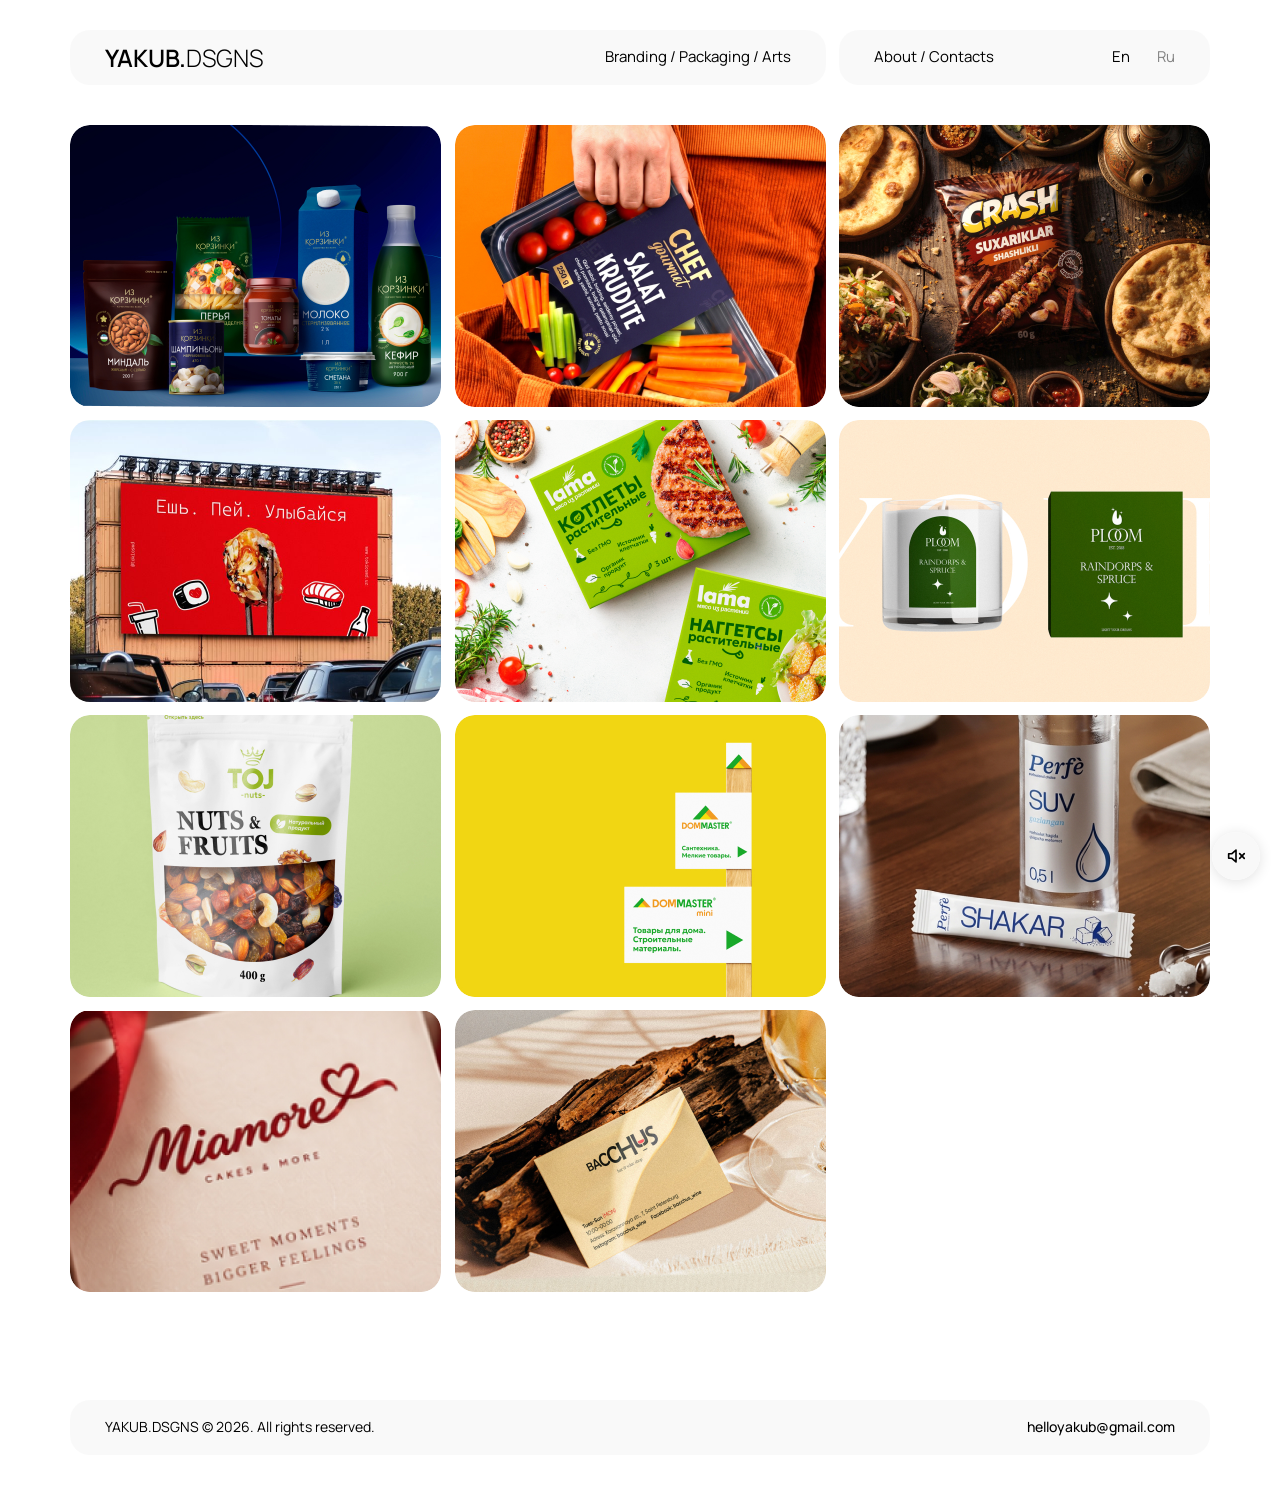
<file: index.html>
<!doctype html>
<html lang="en">
<head>
  <meta charset="UTF-8">
  <meta name="viewport" content="width=device-width, initial-scale=1">
  <meta name="description" content="Yakub.Dsgns — branding, packaging and arts by Yokubbek (Jacob), graphic designer from Tashkent.">
  <link rel="icon" href="favicon.svg" type="image/svg+xml">
  <link rel="icon" href="favicon.png" type="image/png" sizes="180x180">
  <link rel="apple-touch-icon" href="favicon.png">
  <title>Yakub.Dsgns</title>
  <link rel="preconnect" href="https://fonts.googleapis.com">
  <link rel="preconnect" href="https://fonts.gstatic.com" crossorigin>
  <link rel="stylesheet" href="https://fonts.googleapis.com/css2?family=Manrope:wght@300;400;500;600&display=swap">
  <link rel="stylesheet" href="styles.css">
  <script src="app.js" defer></script>
</head>
<body>
  <header class="site-header container" id="top">
    <div class="bar bar-main">
      <a class="logo" href="index.html" aria-label="Yakub.Dsgns home"><b>YAKUB.</b>DSGNS</a>
      <p class="disciplines">
        <span data-i18n="branding">Branding</span> / <span data-i18n="packaging">Packaging</span> / <span data-i18n="arts">Arts</span>
      </p>
    </div>
    <div class="bar bar-meta">
      <a class="plain" href="about.html" data-i18n="aboutContacts">About / Contacts</a>
      <div class="lang" role="group" aria-label="Language">
        <button type="button" data-lang="en" aria-pressed="true">En</button>
        <button type="button" data-lang="ru" aria-pressed="false">Ru</button>
      </div>
    </div>
  </header>

  <main id="work" class="container">
    <h1 class="visually-hidden" data-i18n="work">Selected work</h1>
    <ul class="work-grid" aria-label="Projects">
      <li><a class="tile-link" href="iz-korzinki.html"><figure class="tile" style="--tone: #0C0C18"><img src="assets/work/01-iz-korzinki.jpg" width="742" height="564" alt="Iz Korzinki private-label food and dairy packaging"><figcaption><span class="tile-name">Iz Korzinki</span><span class="tile-desc" data-i18n="dIz">Private-label packaging for the Korzinka supermarket chain</span></figcaption></figure></a></li>
      <li><figure class="tile" tabindex="0" style="--tone: #5C3118"><img src="assets/work/02-chefgourmet.jpg" width="742" height="564" alt="ChefGourmet Salat Krudite pack in an orange tote bag"><figcaption><span class="tile-name">ChefGourmet</span><span class="tile-desc" data-i18n="dChef">Packaging for a line of ready-to-eat salads</span></figcaption></figure></li>
      <li><figure class="tile" tabindex="0" style="--tone: #3C2718"><img src="assets/work/03-crash.jpg" width="742" height="564" alt="Crash croutons pack among Uzbek dishes"><figcaption><span class="tile-name">Crash</span><span class="tile-desc" data-i18n="dCrash">Packaging for snacks and croutons</span></figcaption></figure></li>
      <li><figure class="tile" tabindex="0" style="--tone: #644040"><img src="assets/work/04-billboard.jpg" width="742" height="564" alt="Red sushi billboard: Eat. Drink. Smile." loading="lazy"><figcaption><span class="tile-name">Tokio</span><span class="tile-desc" data-i18n="dTokio">Billboard campaign for a sushi bar</span></figcaption></figure></li>
      <li><a class="tile-link" href="lama.html"><figure class="tile" style="--tone: #64603E"><img src="assets/work/05-lama.jpg" width="742" height="564" alt="Lama plant-based cutlets and nuggets packaging" loading="lazy"><figcaption><span class="tile-name">Lama</span><span class="tile-desc" data-i18n="dLama">Packaging for plant-based cutlets and nuggets</span></figcaption></figure></a></li>
      <li><figure class="tile" tabindex="0" style="--tone: #6C6858"><img src="assets/work/06-ploom.jpg" width="742" height="564" alt="Ploom candle and box in green" loading="lazy"><figcaption><span class="tile-name">Ploom</span><span class="tile-desc" data-i18n="dPloom">Packaging for scented candles</span></figcaption></figure></li>
      <li><figure class="tile" tabindex="0" style="--tone: #6A6C5A"><img src="assets/work/07-toj.jpg" width="742" height="564" alt="TOJ Nuts &amp; Fruits doypack" loading="lazy"><figcaption><span class="tile-name">TOJ</span><span class="tile-desc" data-i18n="dToj">Packaging for nuts and dried fruit</span></figcaption></figure></li>
      <li><figure class="tile" tabindex="0" style="--tone: #7A6E12"><img src="assets/work/08-dommaster.jpg" width="742" height="564" alt="DomMaster store signage on yellow" loading="lazy"><figcaption><span class="tile-name">DomMaster</span><span class="tile-desc" data-i18n="dDom">Store signage for a home and building goods retailer</span></figcaption></figure></li>
      <li><figure class="tile" tabindex="0" style="--tone: #40342D"><img src="assets/work/09-perfe.jpg" width="742" height="564" alt="Perfè water bottle and sugar stick" loading="lazy"><figcaption><span class="tile-name">Perfè</span><span class="tile-desc" data-i18n="dPerfe">Branded water and sugar for hospitality</span></figcaption></figure></li>
      <li><figure class="tile" tabindex="0" style="--tone: #624A44"><img src="assets/work/10-miamore.jpg" width="742" height="564" alt="Miamore cakes logo on a pink box" loading="lazy"><figcaption><span class="tile-name">Miamore</span><span class="tile-desc" data-i18n="dMiamore">Identity for a cake shop</span></figcaption></figure></li>
      <li><figure class="tile" tabindex="0" style="--tone: #5A4C40"><img src="assets/work/11-bacchus.jpg" width="742" height="564" alt="Bacchus business card on driftwood" loading="lazy"><figcaption><span class="tile-name">Bacchus</span><span class="tile-desc" data-i18n="dBacchus">Brand identity and business cards</span></figcaption></figure></li>
    </ul>
  </main>

  <footer class="site-footer container">
    <div class="bar bar-footer">
      <small class="copyright" data-i18n="copyright">YAKUB.DSGNS © 2026. All rights reserved.</small>
      <a class="footer-mail" href="mailto:helloyakub@gmail.com">helloyakub@gmail.com</a>
    </div>
  </footer>
</body>
</html>
</file>
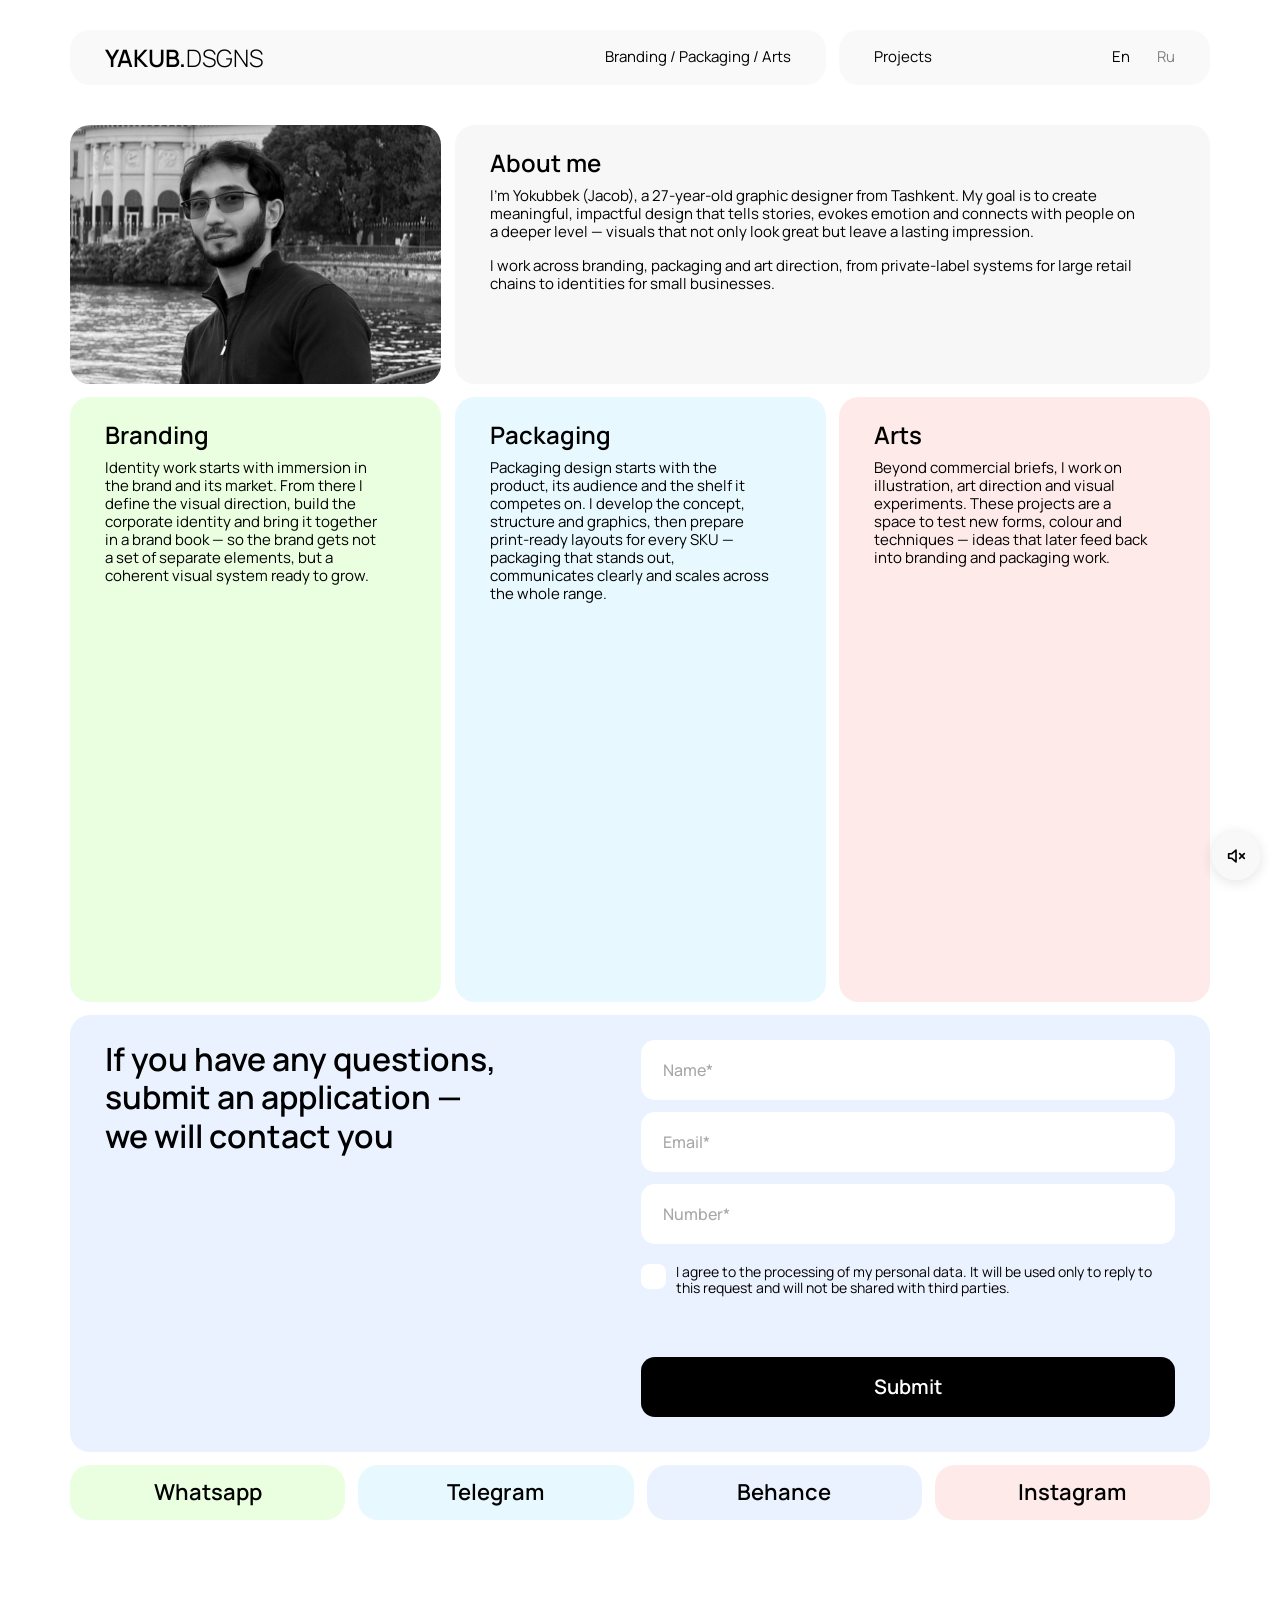
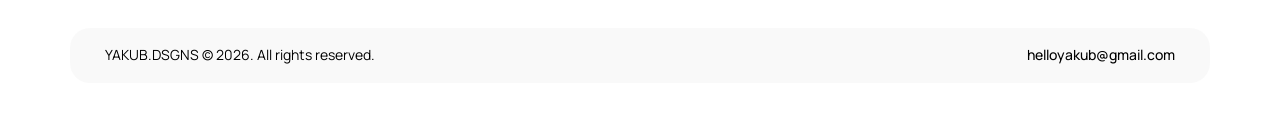
<file: about.html>
<!doctype html>
<html lang="en">
<head>
  <meta charset="UTF-8">
  <meta name="viewport" content="width=device-width, initial-scale=1">
  <meta name="description" content="About Yokubbek (Jacob), graphic designer from Tashkent: branding, packaging and arts. Contacts and project requests.">
  <link rel="icon" href="favicon.svg" type="image/svg+xml">
  <link rel="icon" href="favicon.png" type="image/png" sizes="180x180">
  <link rel="apple-touch-icon" href="favicon.png">
  <title>About / Contacts — Yakub.Dsgns</title>
  <link rel="preconnect" href="https://fonts.googleapis.com">
  <link rel="preconnect" href="https://fonts.gstatic.com" crossorigin>
  <link rel="stylesheet" href="https://fonts.googleapis.com/css2?family=Manrope:wght@300;400;500;600&display=swap">
  <link rel="stylesheet" href="styles.css">
  <script src="app.js" defer></script>
</head>
<body class="page-about">
  <header class="site-header container" id="top">
    <div class="bar bar-main">
      <a class="logo" href="index.html" aria-label="Yakub.Dsgns home"><b>YAKUB.</b>DSGNS</a>
      <p class="disciplines">
        <span data-i18n="branding">Branding</span> / <span data-i18n="packaging">Packaging</span> / <span data-i18n="arts">Arts</span>
      </p>
    </div>
    <div class="bar bar-meta">
      <a class="plain" href="index.html" data-i18n="projects">Projects</a>
      <div class="lang" role="group" aria-label="Language">
        <button type="button" data-lang="en" aria-pressed="true">En</button>
        <button type="button" data-lang="ru" aria-pressed="false">Ru</button>
      </div>
    </div>
  </header>

  <main class="container about-grid">
    <h1 class="visually-hidden" data-i18n="aboutContacts">About / Contacts</h1>

    <figure class="card card-photo">
      <img src="assets/portrait.jpg" width="742" height="518" alt="Yokubbek (Jacob) Khalimbekov, black-and-white portrait by the water">
    </figure>

    <section class="card card-grey card-about" aria-labelledby="about-title">
      <h2 id="about-title" data-i18n="aboutMe">About me</h2>
      <p data-i18n="aboutMe.text">I’m Yokubbek (Jacob), a 27-year-old graphic designer from Tashkent. My goal is to create meaningful, impactful design that tells stories, evokes emotion and connects with people on a deeper level — visuals that not only look great but leave a lasting impression.</p>
      <p data-i18n="aboutMe.text2">I work across branding, packaging and art direction, from private-label systems for large retail chains to identities for small businesses.</p>
    </section>

    <section class="card card-green" aria-labelledby="branding-title">
      <h2 id="branding-title" data-i18n="branding">Branding</h2>
      <p data-i18n="branding.text">Identity work starts with immersion in the brand and its market. From there I define the visual direction, build the corporate identity and bring it together in a brand book — so the brand gets not a set of separate elements, but a coherent visual system ready to grow.</p>
    </section>

    <section class="card card-blue" aria-labelledby="packaging-title">
      <h2 id="packaging-title" data-i18n="packaging">Packaging</h2>
      <p data-i18n="packaging.text">Packaging design starts with the product, its audience and the shelf it competes on. I develop the concept, structure and graphics, then prepare print-ready layouts for every SKU — packaging that stands out, communicates clearly and scales across the whole range.</p>
    </section>

    <section class="card card-rose" aria-labelledby="arts-title">
      <h2 id="arts-title" data-i18n="arts">Arts</h2>
      <p data-i18n="arts.text">Beyond commercial briefs, I work on illustration, art direction and visual experiments. These projects are a space to test new forms, colour and techniques — ideas that later feed back into branding and packaging work.</p>
    </section>

    <section class="card card-contact" id="contact" aria-labelledby="contact-title">
      <h2 id="contact-title" data-i18n="contact.title">If you have any questions,
submit an application —
we will contact you</h2>
      <form class="contact-form" id="contact-form" novalidate>
        <label class="visually-hidden" for="cf-name" data-i18n="form.name">Name*</label>
        <input id="cf-name" name="name" autocomplete="name" placeholder="Name*" data-i18n-placeholder="form.name" required maxlength="100">
        <label class="visually-hidden" for="cf-email" data-i18n="form.email">Email*</label>
        <input id="cf-email" name="email" type="email" autocomplete="email" placeholder="Email*" data-i18n-placeholder="form.email" required maxlength="200">
        <label class="visually-hidden" for="cf-phone" data-i18n="form.phone">Number*</label>
        <input id="cf-phone" name="phone" type="tel" autocomplete="tel" placeholder="Number*" data-i18n-placeholder="form.phone" required maxlength="40">
        <label class="consent">
          <input type="checkbox" name="consent" required>
          <span class="consent-box" aria-hidden="true"></span>
          <span data-i18n="form.consent">I agree to the processing of my personal data. It will be used only to reply to this request and will not be shared with third parties.</span>
        </label>
        <p class="form-status" id="form-status" role="status" aria-live="polite"></p>
        <button class="submit" type="submit" data-i18n="form.submit">Submit</button>
      </form>
    </section>

    <nav class="socials" aria-label="Social links">
      <a class="social social-green" href="https://wa.me/998907810120" target="_blank" rel="noopener">Whatsapp</a>
      <a class="social social-blue" href="https://t.me/jkhalimbekov" target="_blank" rel="noopener">Telegram</a>
      <a class="social social-indigo" href="https://www.behance.net/yakubkhalimb1" target="_blank" rel="noopener">Behance</a>
      <a class="social social-rose" href="https://www.instagram.com/manifik_branding/" target="_blank" rel="noopener">Instagram</a>
    </nav>
  </main>

  <footer class="site-footer container">
    <div class="bar bar-footer">
      <small class="copyright" data-i18n="copyright">YAKUB.DSGNS © 2026. All rights reserved.</small>
      <a class="footer-mail" href="mailto:helloyakub@gmail.com">helloyakub@gmail.com</a>
    </div>
  </footer>
</body>
</html>
</file>
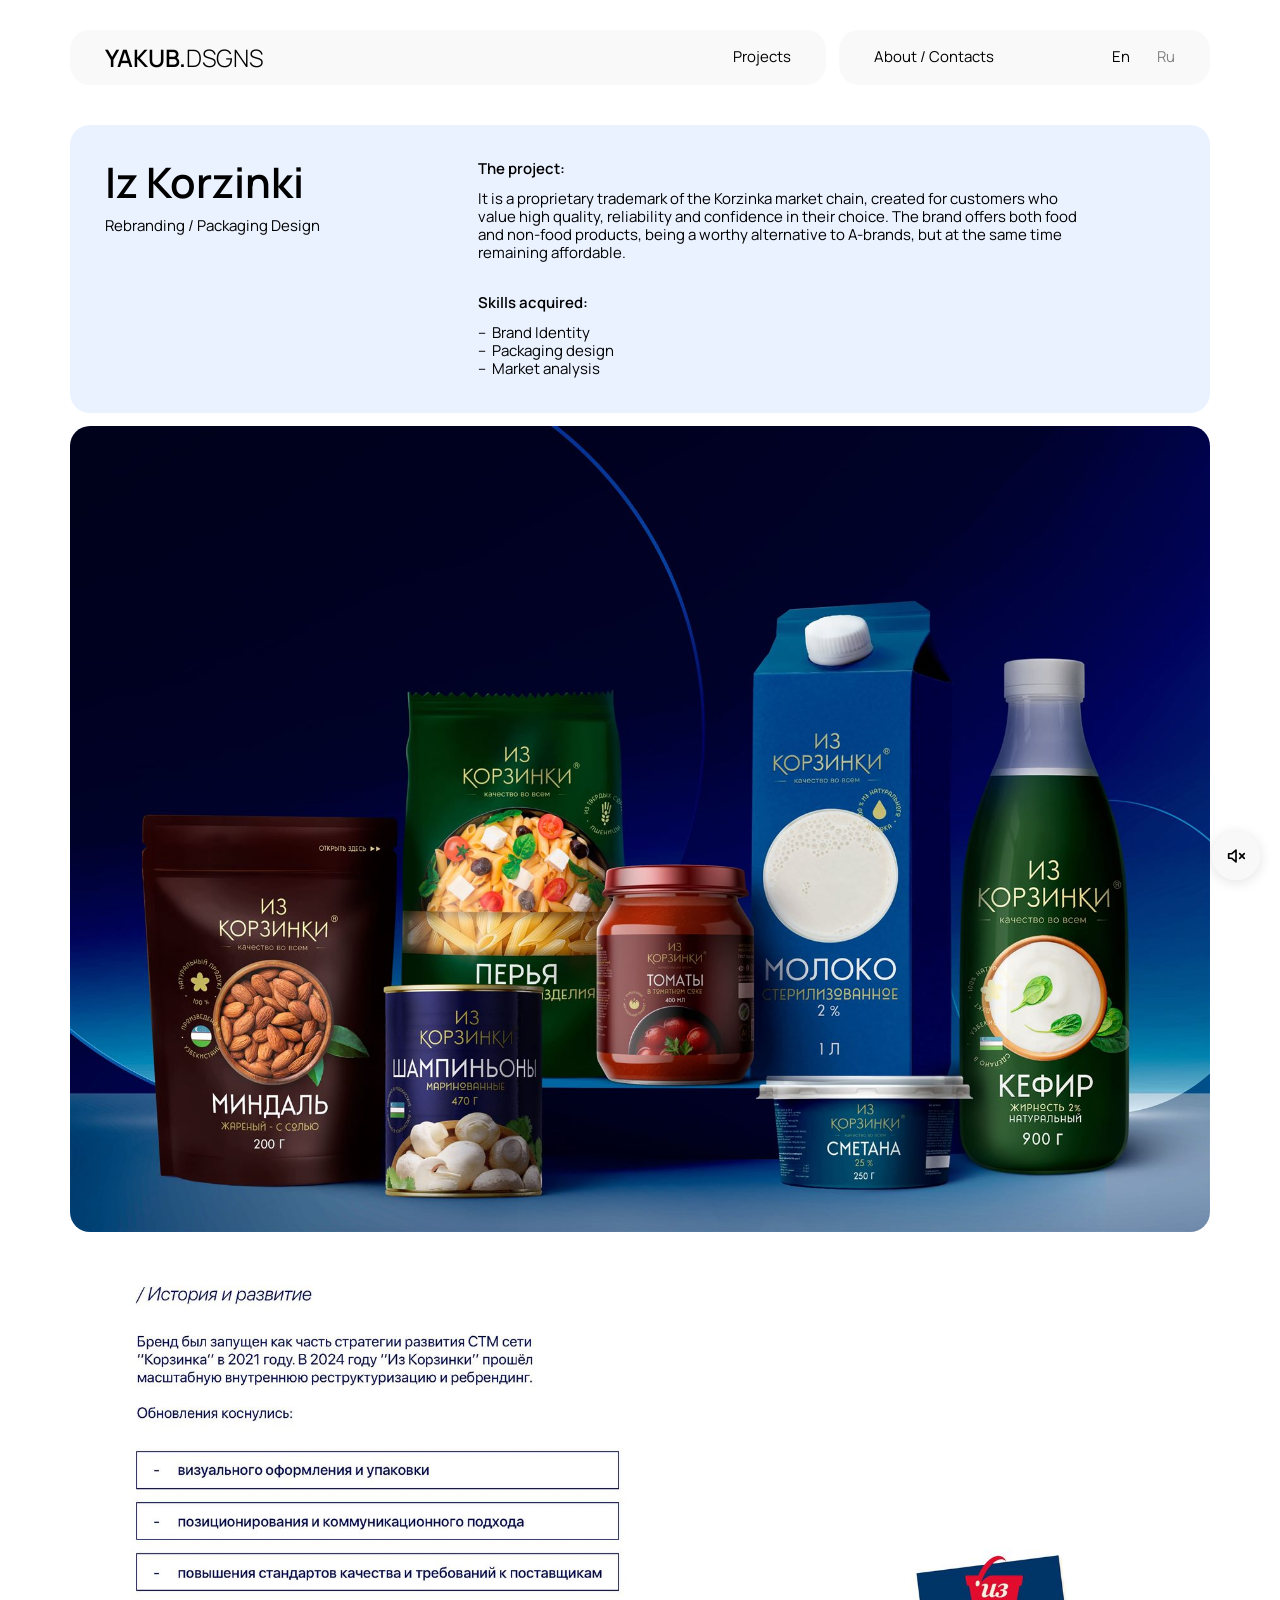
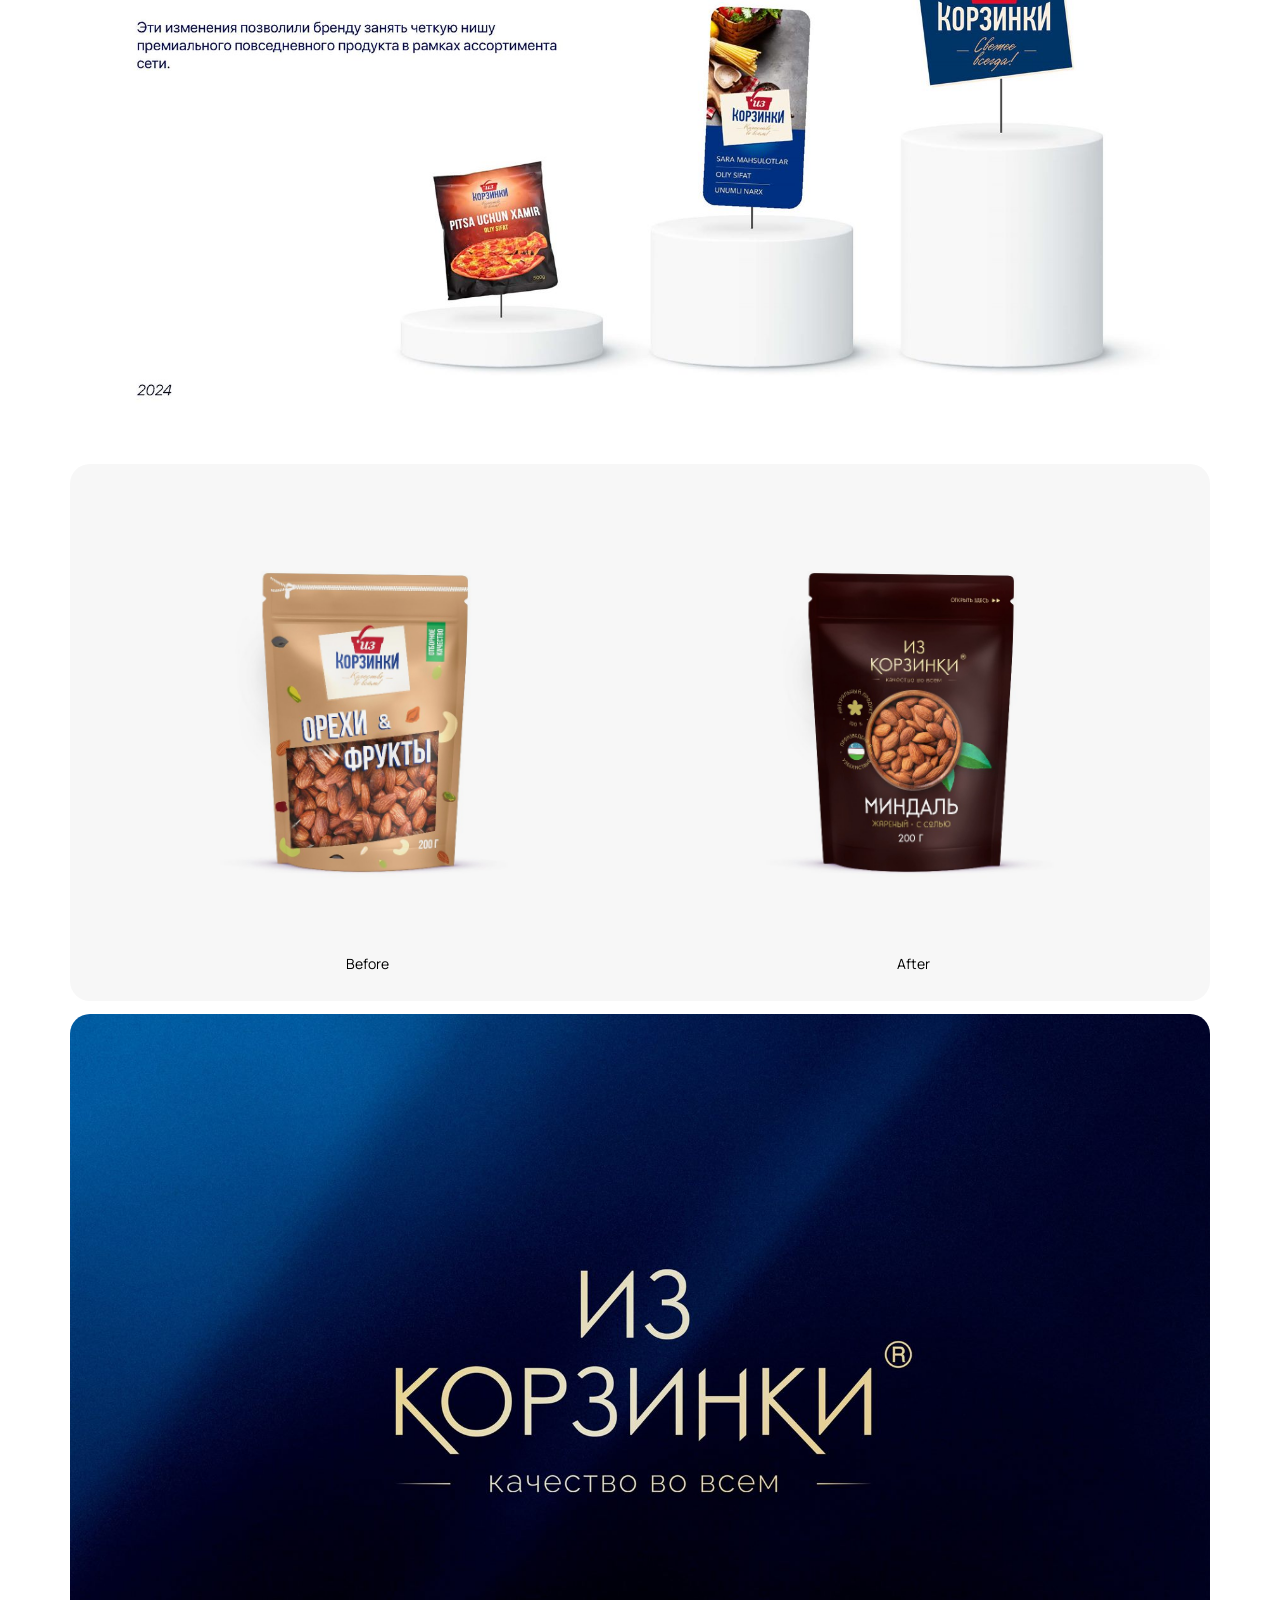
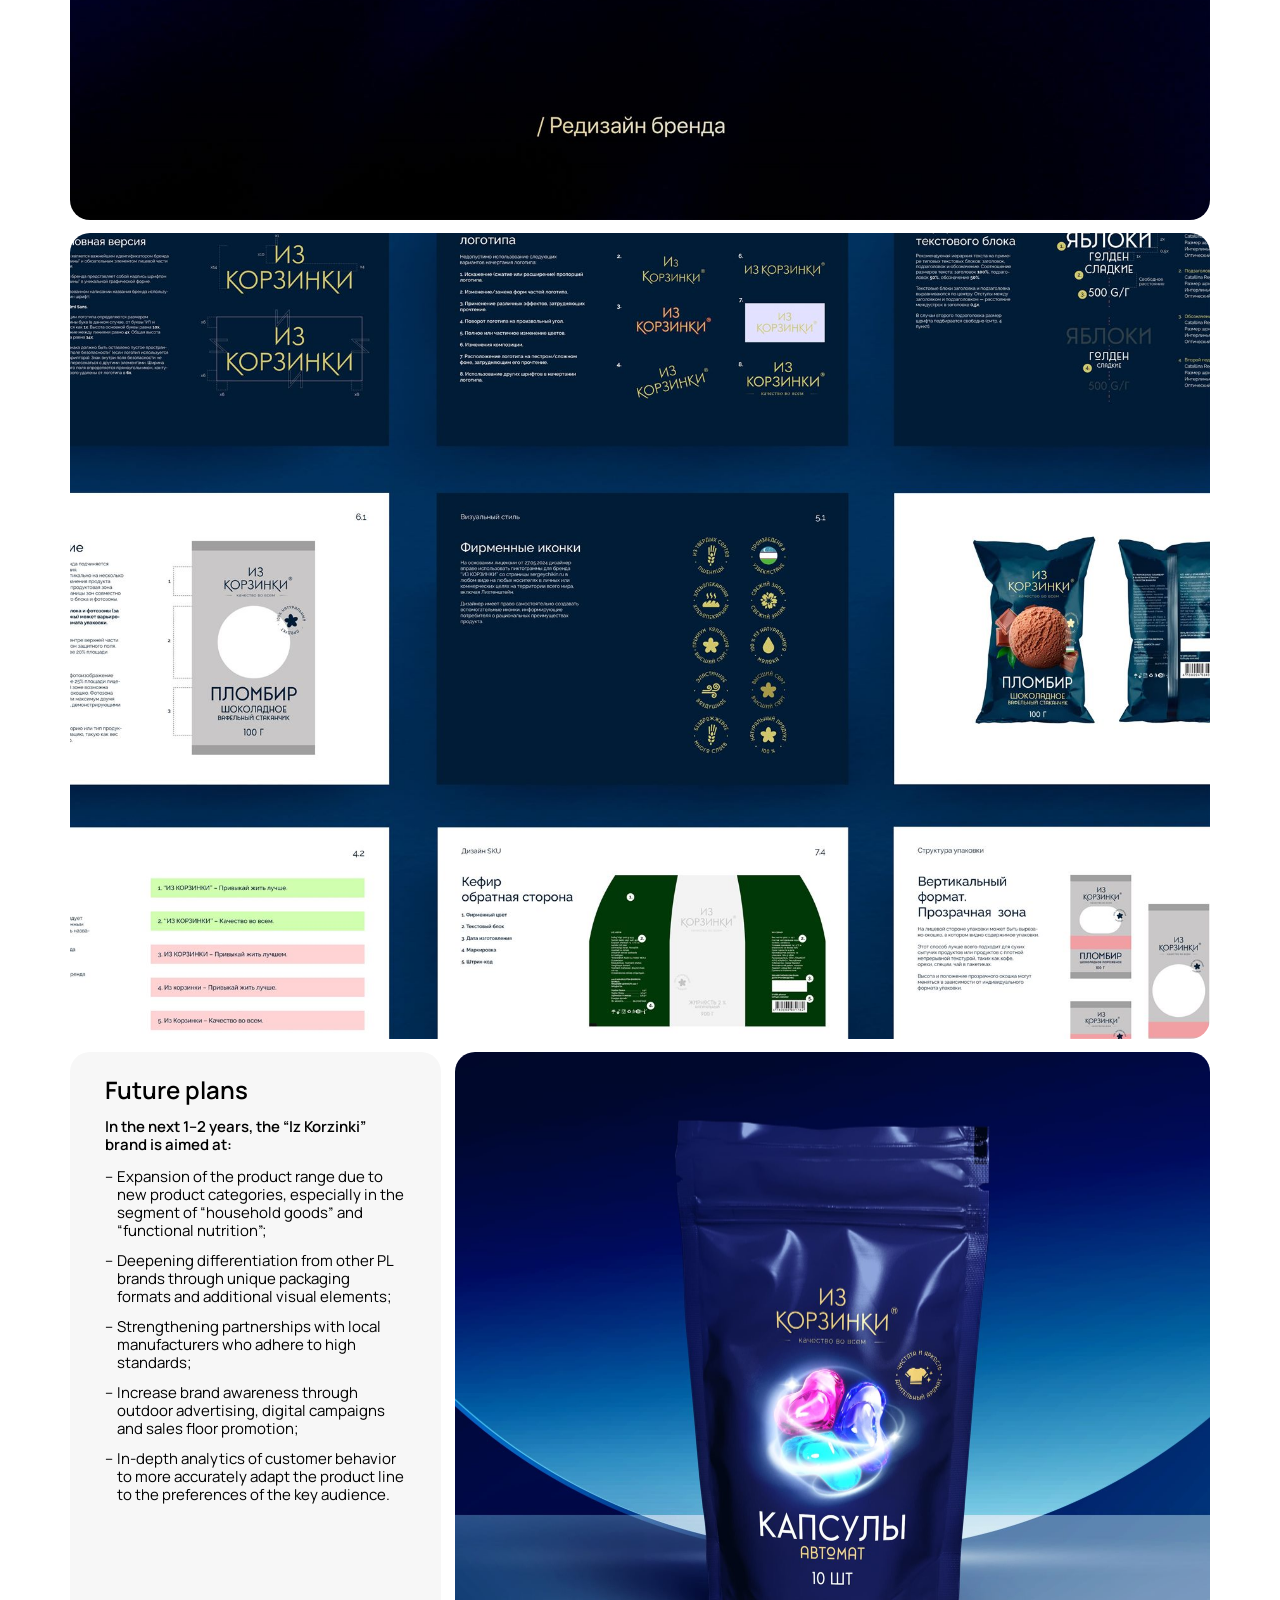
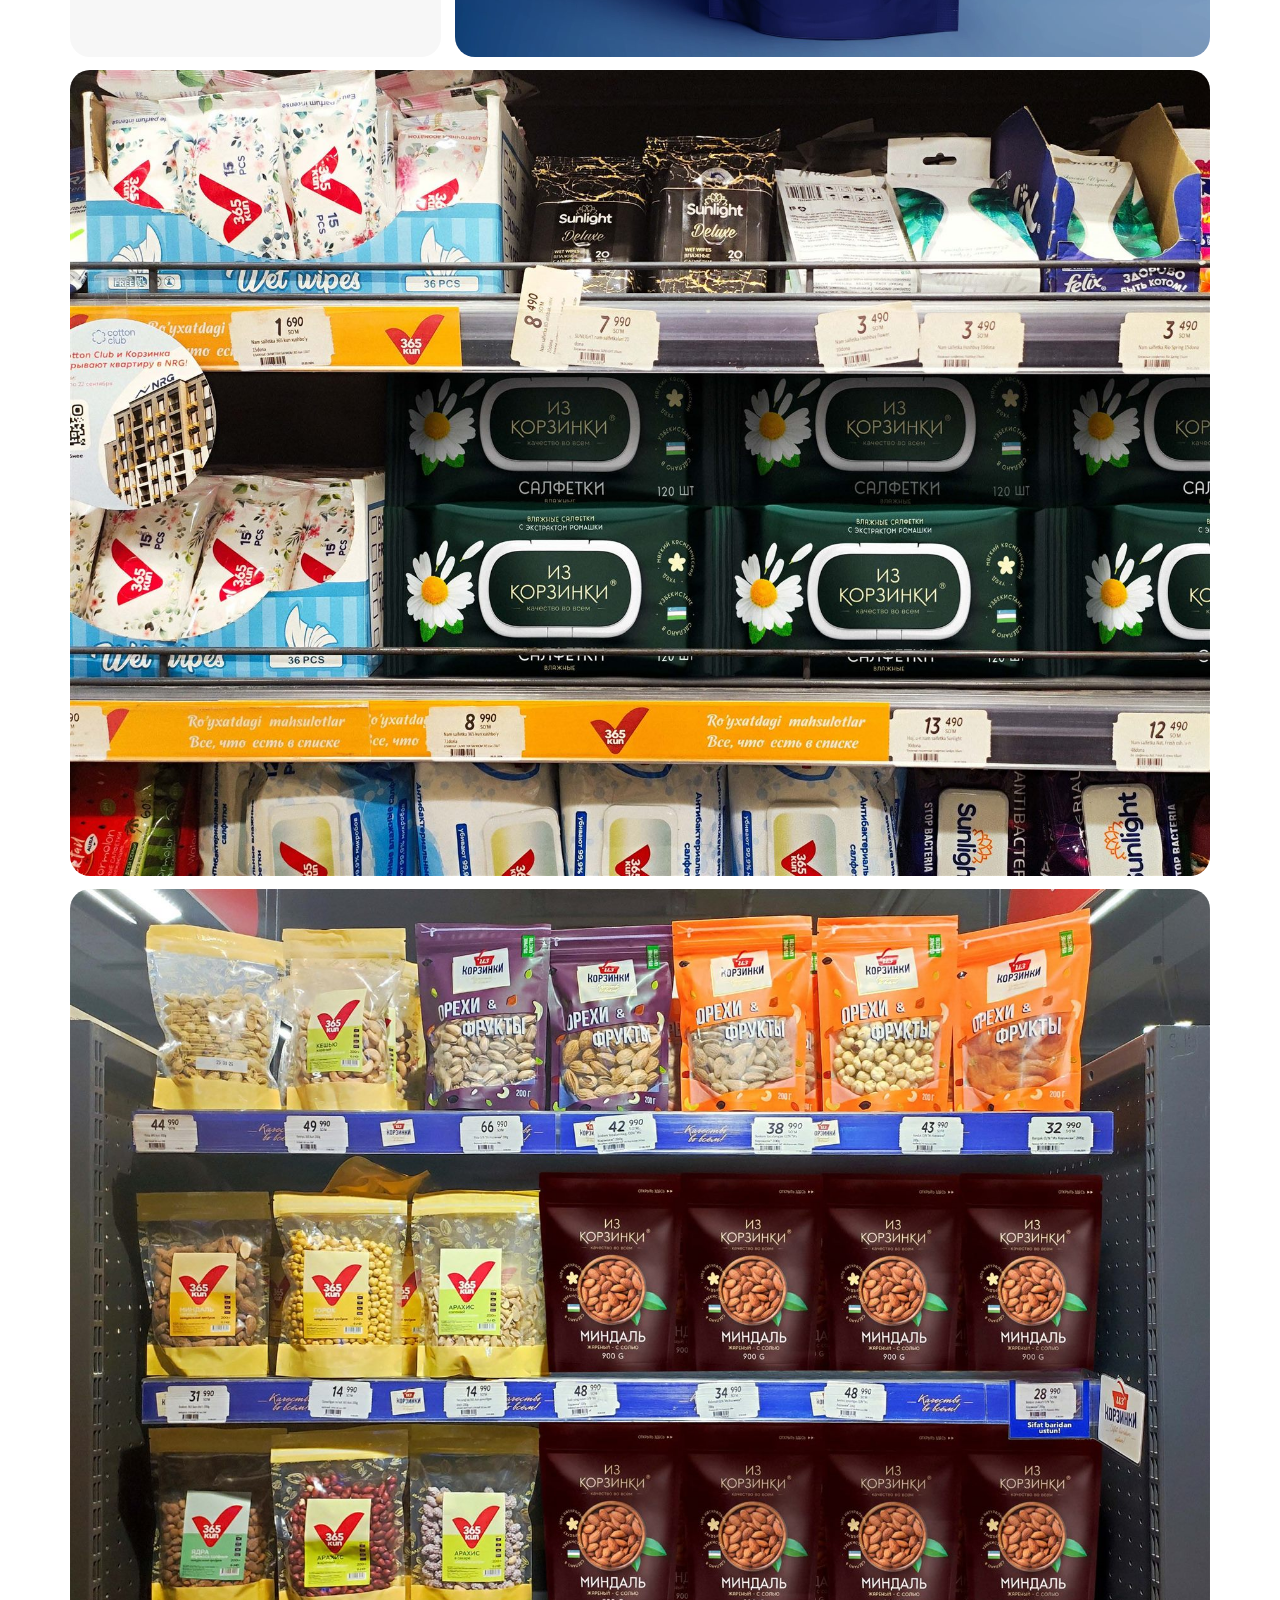
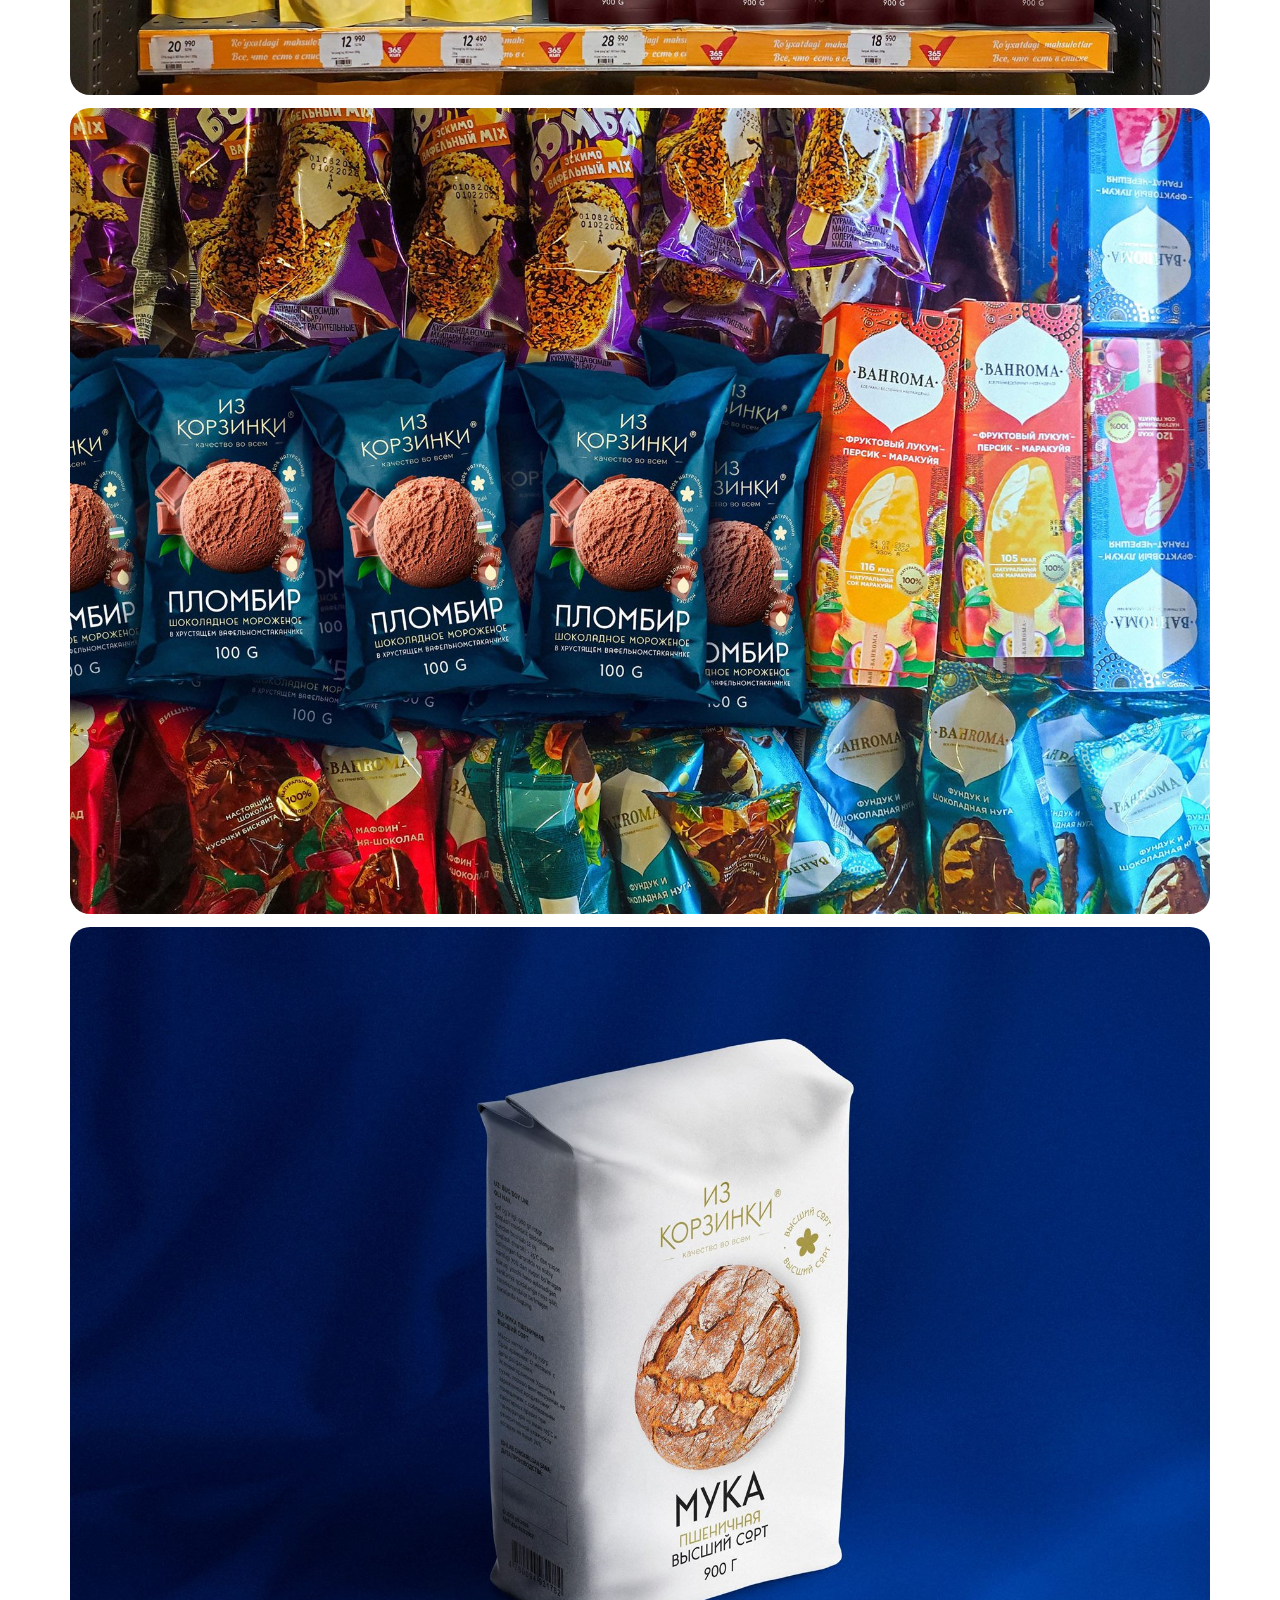
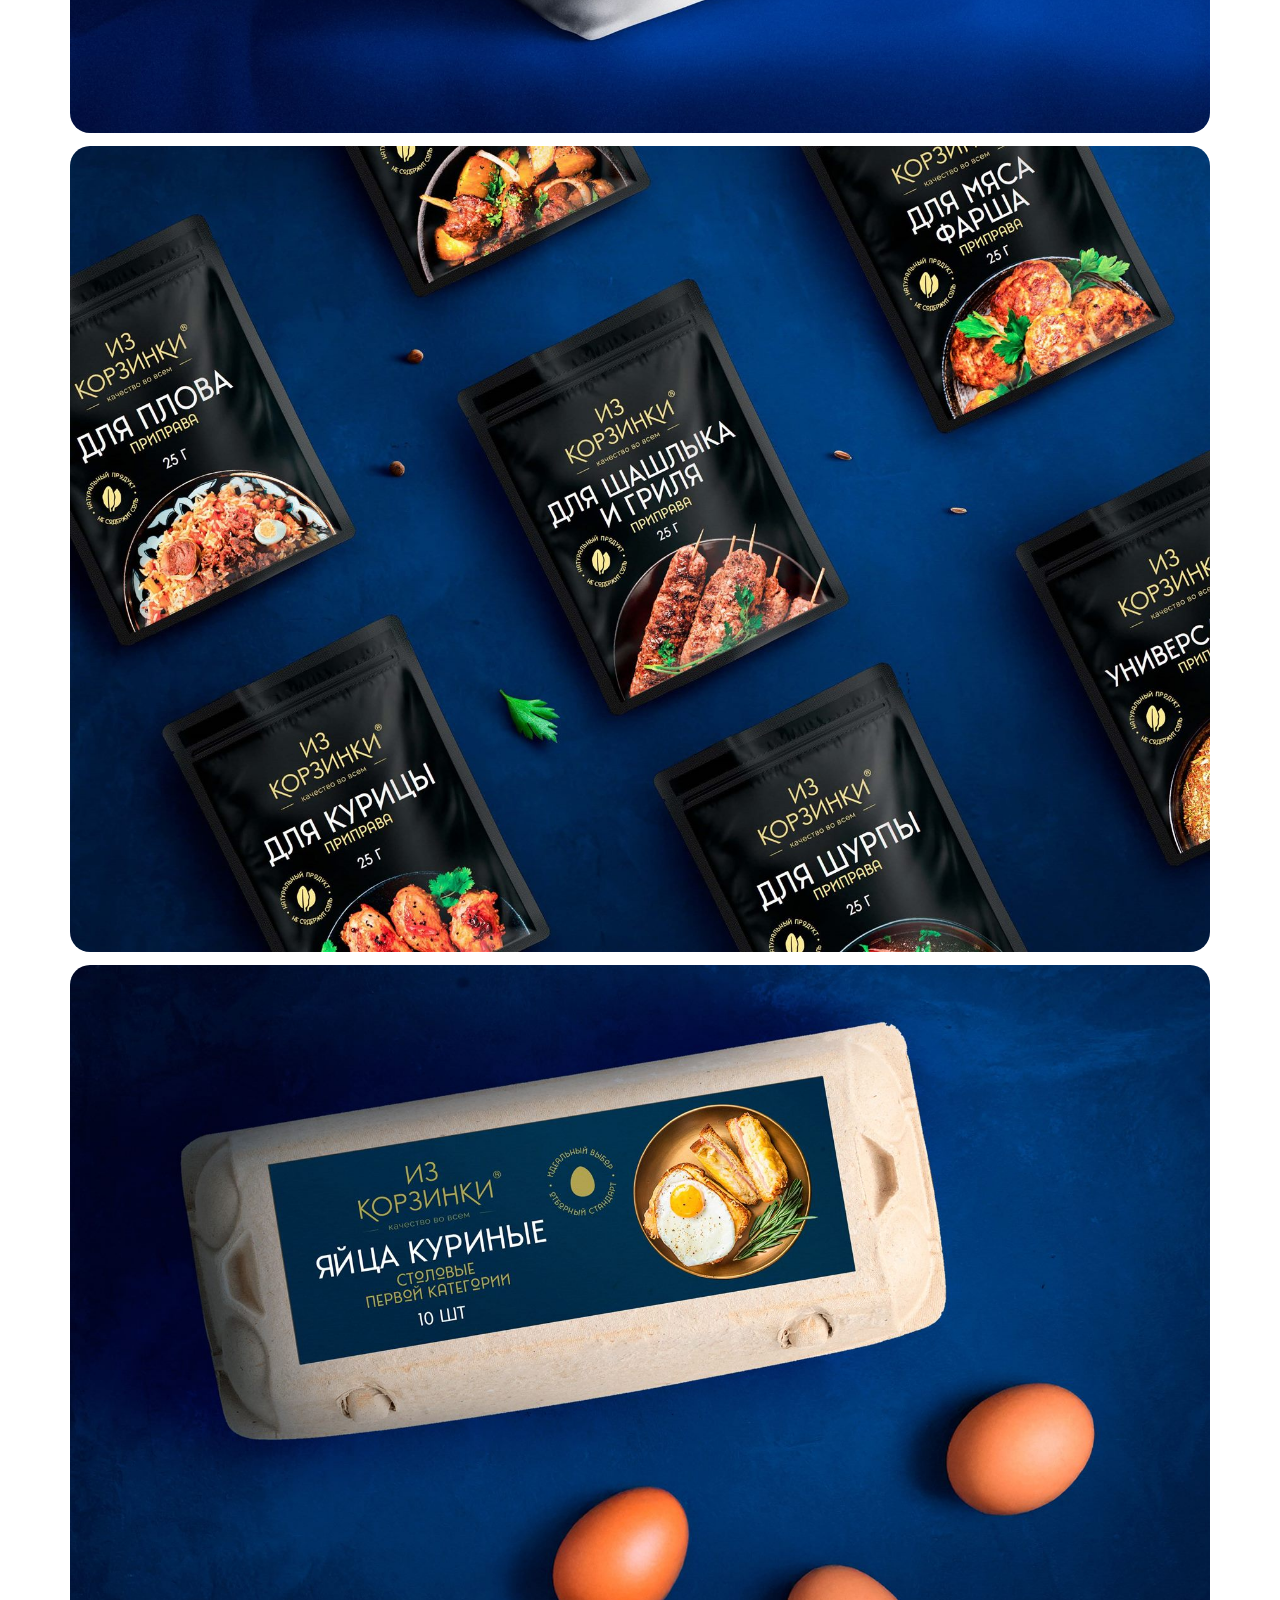
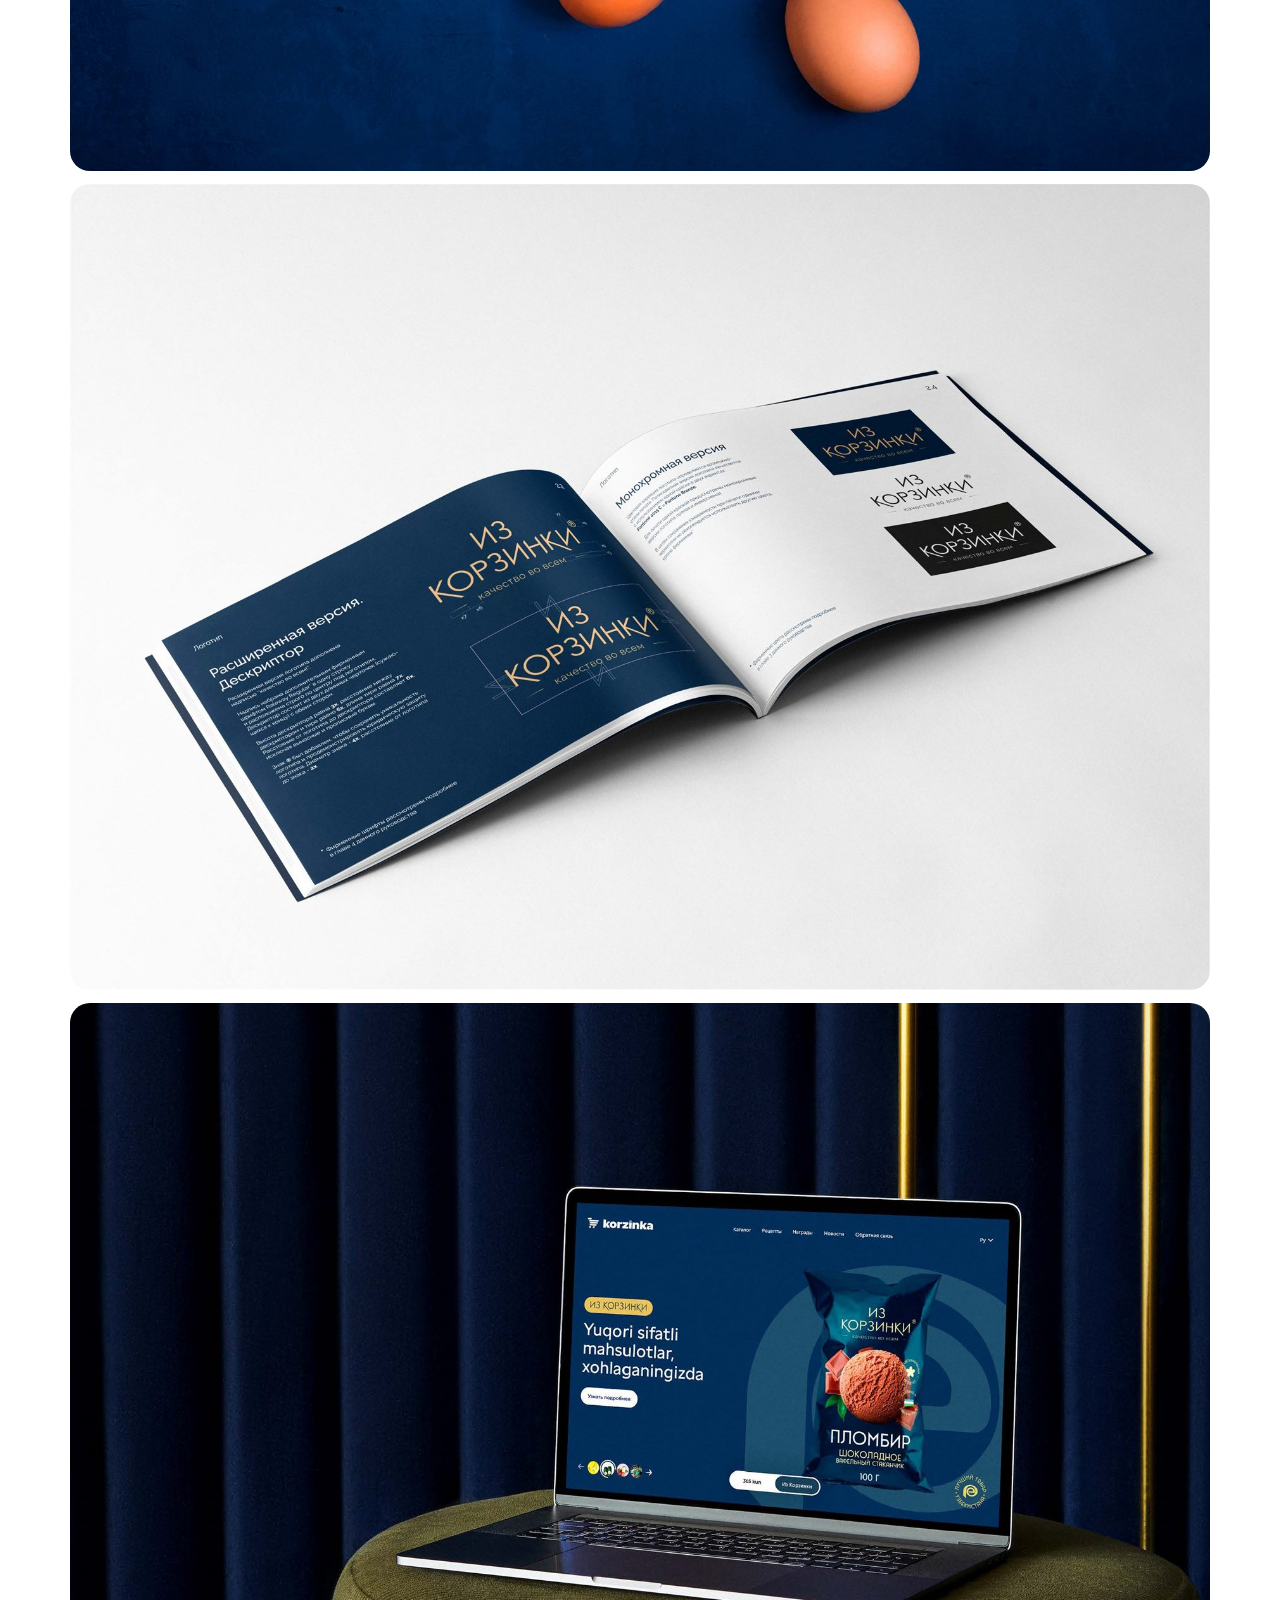
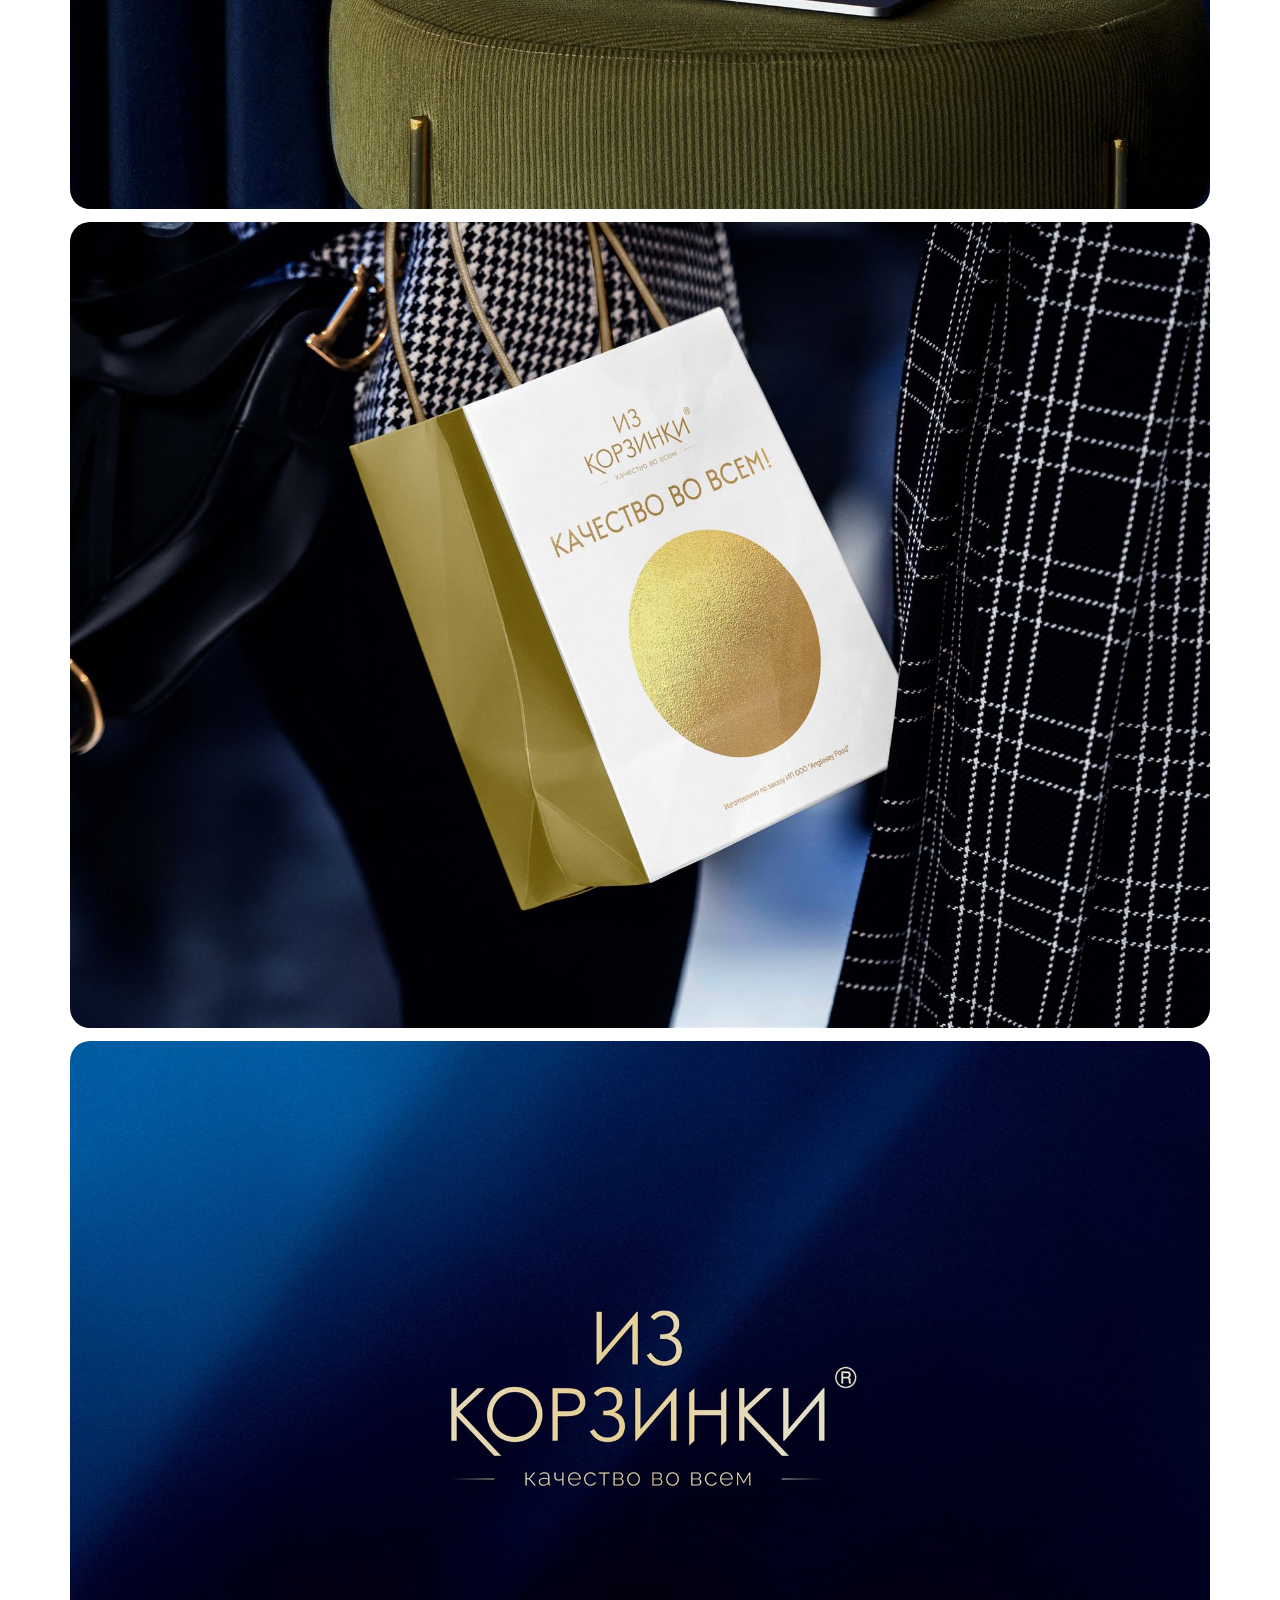
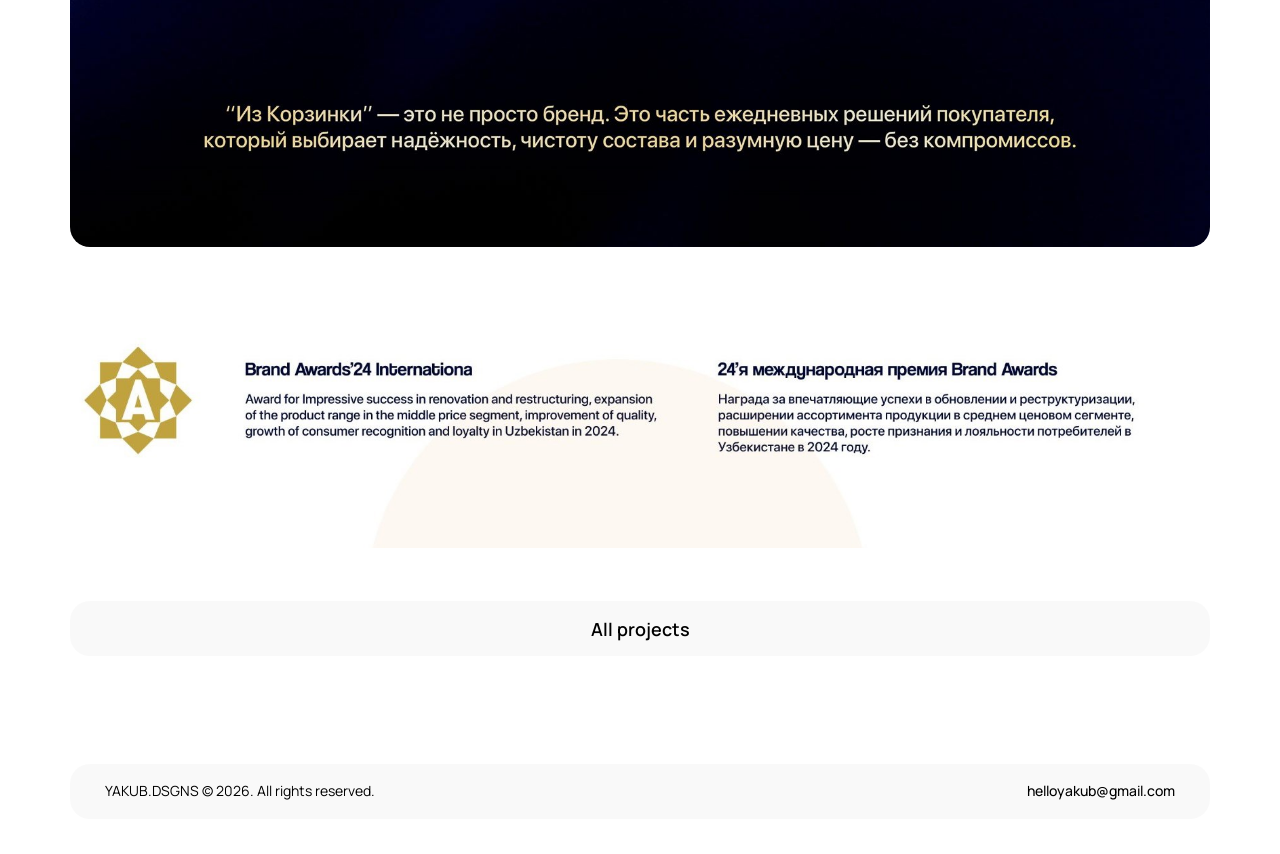
<file: iz-korzinki.html>
<!doctype html>
<html lang="en">
<head>
  <meta charset="UTF-8">
  <meta name="viewport" content="width=device-width, initial-scale=1">
  <meta name="description" content="Iz Korzinki — rebranding and packaging design for the private-label brand of the Korzinka market chain. By Yakub.Dsgns.">
  <title>Iz Korzinki — Yakub.Dsgns</title>
  <link rel="icon" href="favicon.svg" type="image/svg+xml">
  <link rel="icon" href="favicon.png" type="image/png" sizes="180x180">
  <link rel="apple-touch-icon" href="favicon.png">
  <link rel="preconnect" href="https://fonts.googleapis.com">
  <link rel="preconnect" href="https://fonts.gstatic.com" crossorigin>
  <link rel="stylesheet" href="https://fonts.googleapis.com/css2?family=Manrope:wght@300;400;500;600&display=swap">
  <link rel="stylesheet" href="styles.css">
  <script src="app.js" defer></script>
</head>
<body class="page-case">
  <header class="site-header container" id="top">
    <div class="bar bar-main">
      <a class="logo" href="index.html" aria-label="Yakub.Dsgns home"><b>YAKUB.</b>DSGNS</a>
      <a class="disciplines" href="index.html" data-i18n="projects">Projects</a>
    </div>
    <div class="bar bar-meta">
      <a class="plain" href="about.html" data-i18n="aboutContacts">About / Contacts</a>
      <div class="lang" role="group" aria-label="Language">
        <button type="button" data-lang="en" aria-pressed="true">En</button>
        <button type="button" data-lang="ru" aria-pressed="false">Ru</button>
      </div>
    </div>
  </header>

  <main class="container case">
    <section class="card case-intro">
      <div class="case-title">
        <h1>Iz Korzinki</h1>
        <p data-i18n="ikSub">Rebranding / Packaging Design</p>
      </div>
      <div class="case-text">
        <h2 data-i18n="ikProject">The project:</h2>
        <p data-i18n="ikProjectText">It is a proprietary trademark of the Korzinka market chain, created for customers who value high quality, reliability and confidence in their choice. The brand offers both food and non-food products, being a worthy alternative to A-brands, but at the same time remaining affordable.</p>
        <h2 data-i18n="ikSkills">Skills acquired:</h2>
        <ul>
          <li data-i18n="ikS1">Brand Identity</li>
          <li data-i18n="ikS2">Packaging design</li>
          <li data-i18n="ikS3">Market analysis</li>
        </ul>
      </div>
    </section>

    <figure class="case-shot"><img src="assets/iz-korzinki/01-hero.jpg" width="1800" height="806" alt="Iz Korzinki product range: dry goods, dairy and sauces on a dark blue background"></figure>
    <figure class="case-shot"><img src="assets/iz-korzinki/02-brand-slide.jpg" width="1800" height="806" alt="Iz Korzinki brand overview slide with a product podium" loading="lazy"></figure>

    <section class="case-shot case-pair" aria-label="Before and after">
      <figure>
        <img src="assets/iz-korzinki/pack-before.jpg" width="900" height="942" alt="Nuts and fruits pouch before the redesign" loading="lazy">
        <figcaption data-i18n="before">Before</figcaption>
      </figure>
      <figure>
        <img src="assets/iz-korzinki/pack-after.jpg" width="900" height="942" alt="Almond pouch in the new Iz Korzinki design" loading="lazy">
        <figcaption data-i18n="after">After</figcaption>
      </figure>
    </section>

    <figure class="case-shot"><img src="assets/iz-korzinki/03-logo.jpg" width="1800" height="806" alt="Iz Korzinki logo on a deep blue gradient" loading="lazy"></figure>
    <figure class="case-shot"><img src="assets/iz-korzinki/04-elements.jpg" width="1800" height="806" alt="Brand elements, patterns and pack layouts" loading="lazy"></figure>

    <section class="case-future" aria-labelledby="future-title">
      <div class="case-future-text">
        <h2 id="future-title" data-i18n="ikFuture">Future plans</h2>
        <p class="lead" data-i18n="ikFutureIntro">In the next 1–2 years, the “Iz Korzinki” brand is aimed at:</p>
        <ul>
          <li data-i18n="ikF1">Expansion of the product range due to new product categories, especially in the segment of “household goods” and “functional nutrition”;</li>
          <li data-i18n="ikF2">Deepening differentiation from other PL brands through unique packaging formats and additional visual elements;</li>
          <li data-i18n="ikF3">Strengthening partnerships with local manufacturers who adhere to high standards;</li>
          <li data-i18n="ikF4">Increase brand awareness through outdoor advertising, digital campaigns and sales floor promotion;</li>
          <li data-i18n="ikF5">In-depth analytics of customer behavior to more accurately adapt the product line to the preferences of the key audience.</li>
        </ul>
      </div>
      <figure class="case-future-photo"><img src="assets/iz-korzinki/05-future.jpg" width="1510" height="1210" alt="Iz Korzinki laundry capsules pouch on a blue background" loading="lazy"></figure>
    </section>

    <figure class="case-shot"><img src="assets/iz-korzinki/06-shelf-1.jpg" width="1800" height="806" alt="Iz Korzinki packs on a supermarket shelf" loading="lazy"></figure>
    <figure class="case-shot"><img src="assets/iz-korzinki/07-shelf-2.jpg" width="1800" height="806" alt="Iz Korzinki nut and dried fruit packs on a shelf" loading="lazy"></figure>
    <figure class="case-shot"><img src="assets/iz-korzinki/08-shelf-3.jpg" width="1800" height="806" alt="Iz Korzinki packs among other products in store" loading="lazy"></figure>
    <figure class="case-shot"><img src="assets/iz-korzinki/09-flour.jpg" width="1800" height="806" alt="Iz Korzinki flour bag on a blue background" loading="lazy"></figure>
    <figure class="case-shot"><img src="assets/iz-korzinki/10-spices.jpg" width="1800" height="806" alt="Black Iz Korzinki spice packs on a blue background" loading="lazy"></figure>
    <figure class="case-shot"><img src="assets/iz-korzinki/11-eggs.jpg" width="1800" height="806" alt="Iz Korzinki egg carton with eggs" loading="lazy"></figure>
    <figure class="case-shot"><img src="assets/iz-korzinki/12-brochure.jpg" width="1800" height="806" alt="Iz Korzinki brand book spread" loading="lazy"></figure>
    <figure class="case-shot"><img src="assets/iz-korzinki/13-laptop.jpg" width="1800" height="806" alt="Iz Korzinki website on a laptop" loading="lazy"></figure>
    <figure class="case-shot"><img src="assets/iz-korzinki/14-bag.jpg" width="1800" height="806" alt="Gold Iz Korzinki shopping bag" loading="lazy"></figure>
    <figure class="case-shot"><img src="assets/iz-korzinki/15-closing.jpg" width="1800" height="806" alt="Iz Korzinki logo with a closing statement" loading="lazy"></figure>

    <figure class="case-award"><img src="assets/iz-korzinki/award.jpg" width="1681" height="390" alt="Brand Awards’24 International: award for success in renovation and expansion of the product range in Uzbekistan in 2024" loading="lazy"></figure>

    <a class="all-projects" href="index.html" data-i18n="allProjects">All projects</a>
  </main>

  <footer class="site-footer container">
    <div class="bar bar-footer">
      <small class="copyright" data-i18n="copyright">YAKUB.DSGNS © 2026. All rights reserved.</small>
      <a class="footer-mail" href="mailto:helloyakub@gmail.com">helloyakub@gmail.com</a>
    </div>
  </footer>
</body>
</html>
</file>
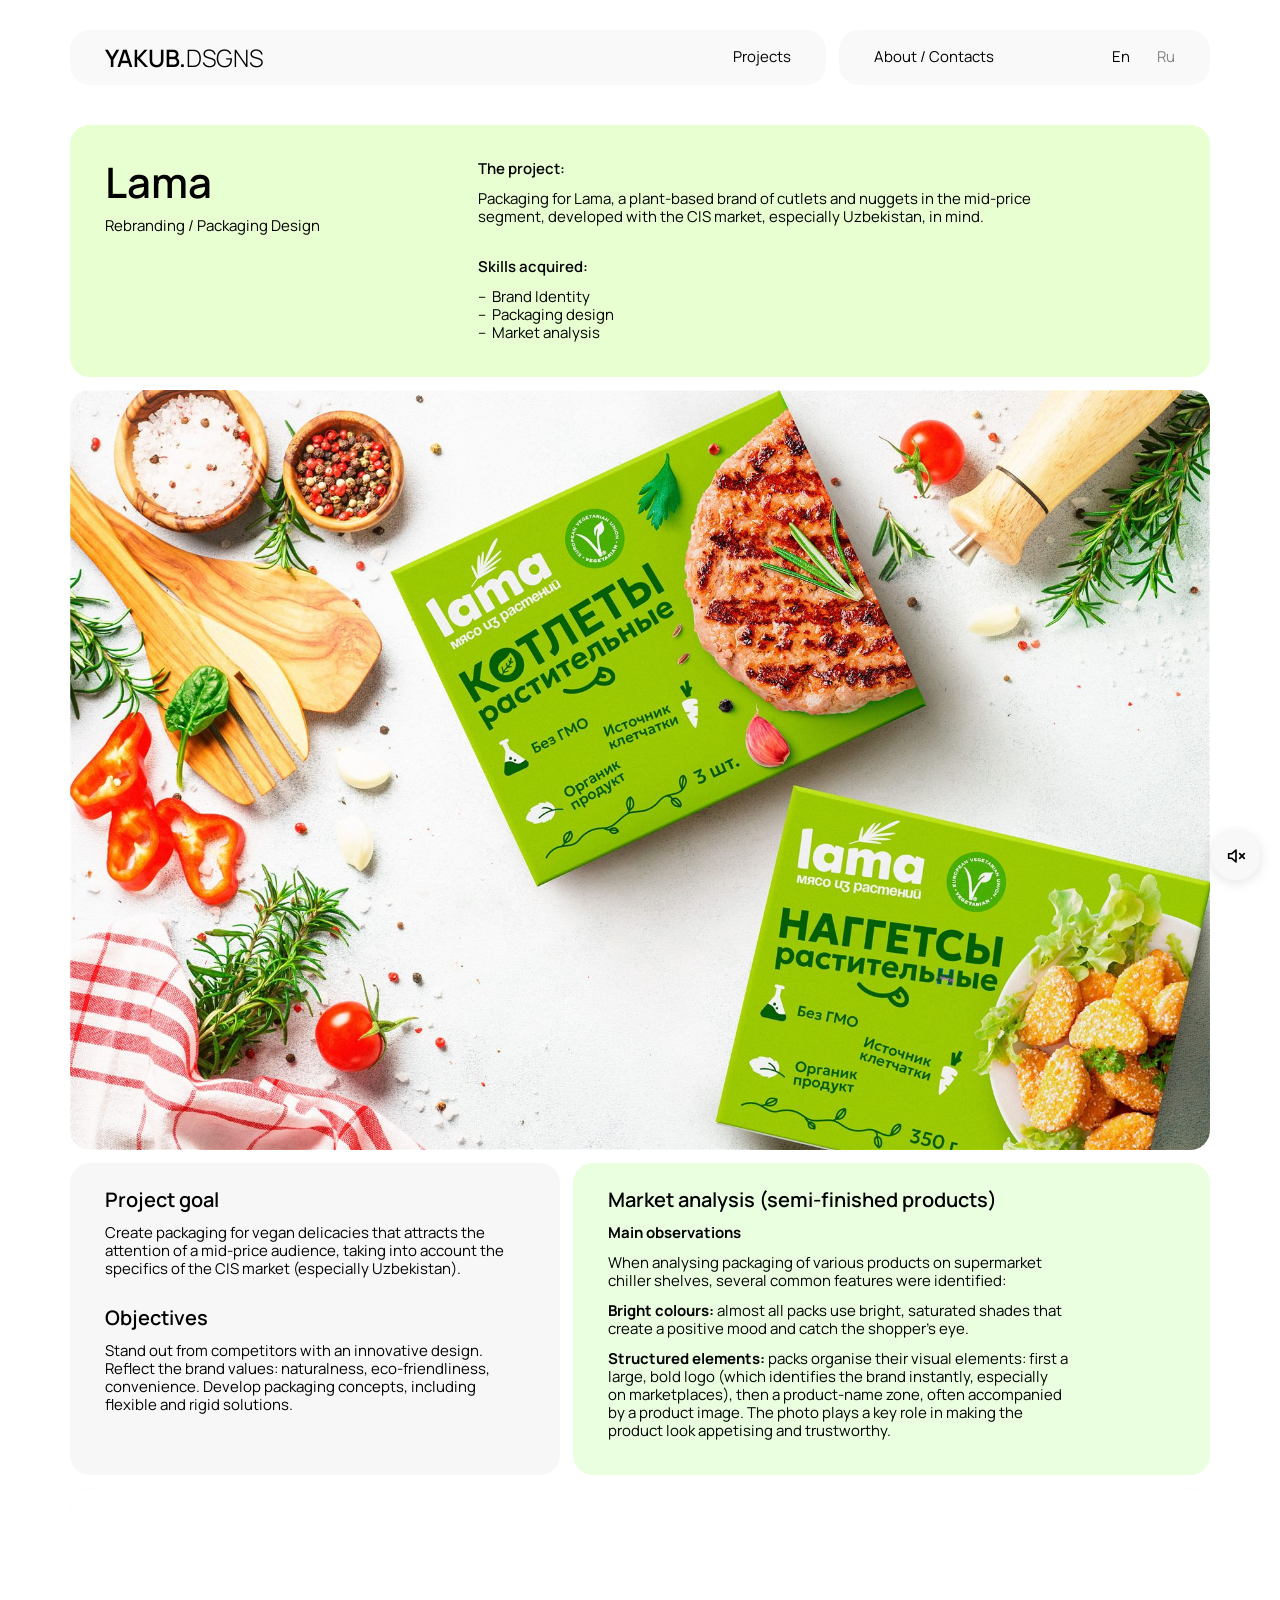
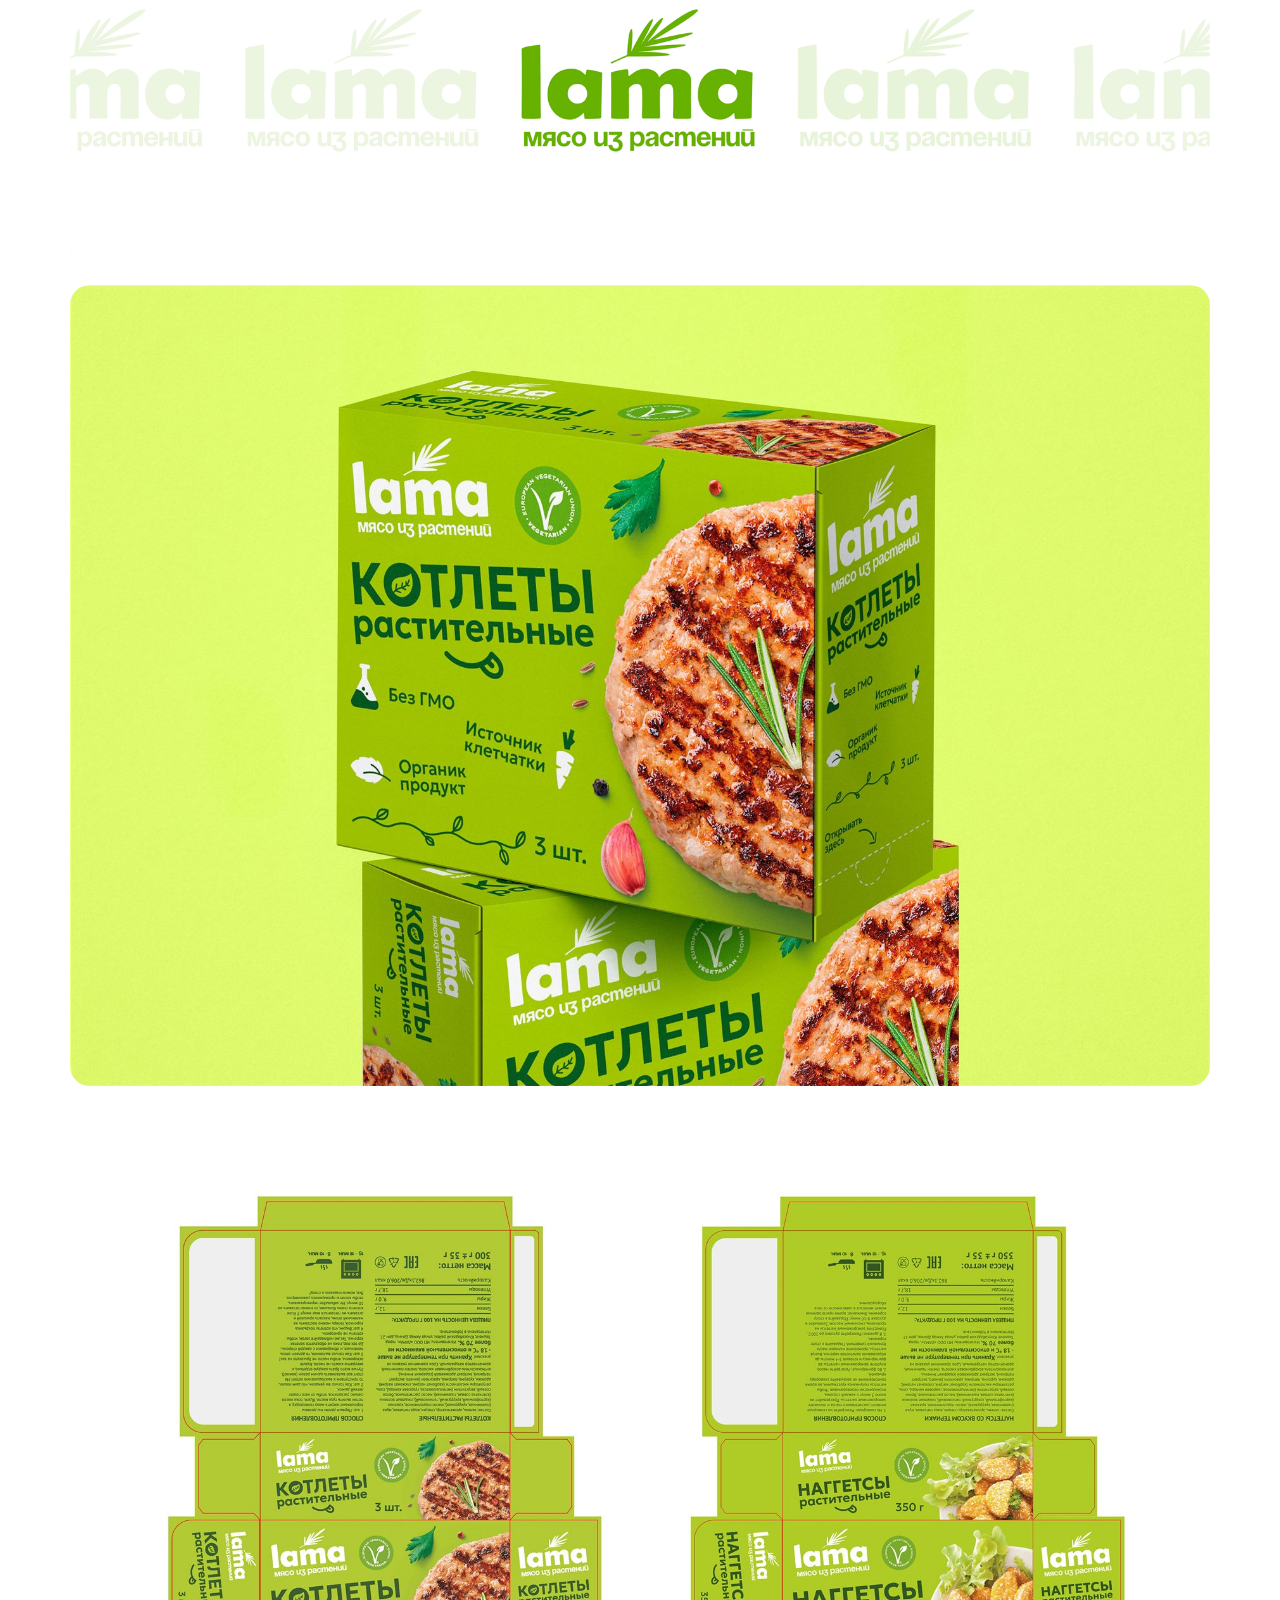
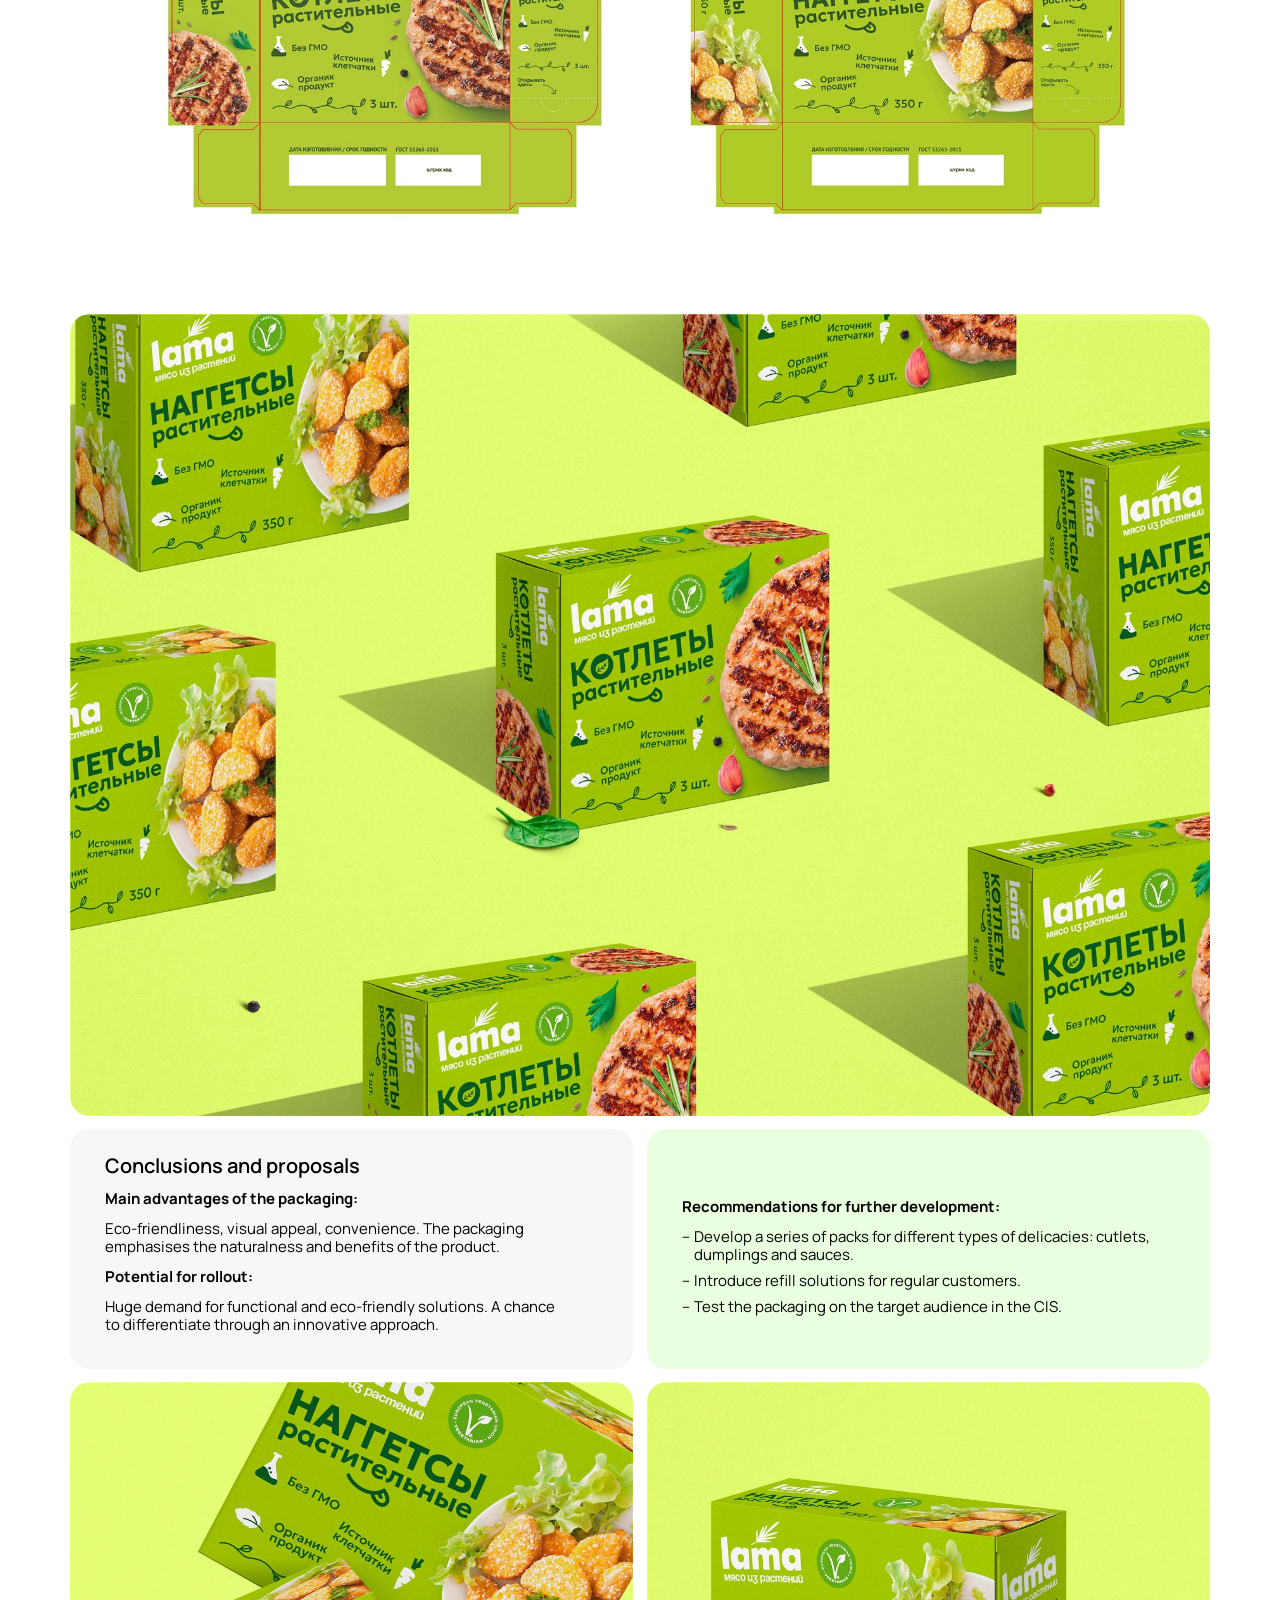
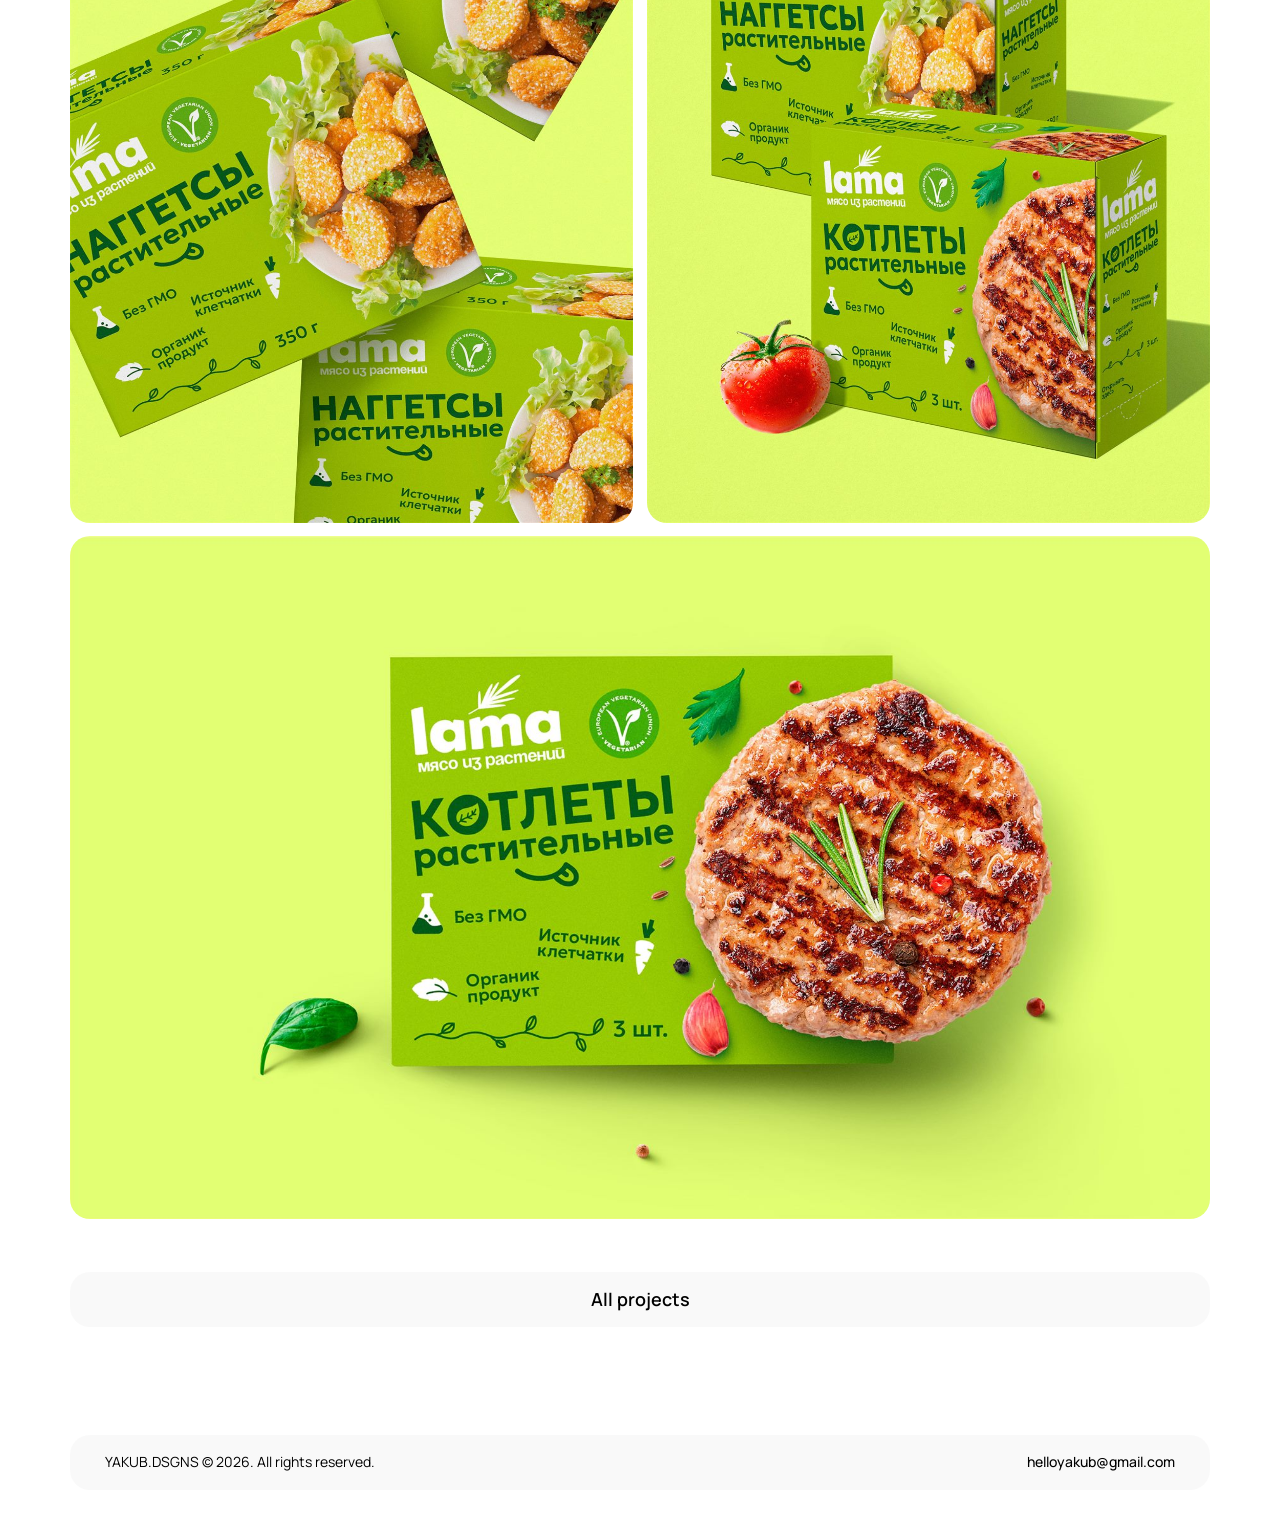
<file: lama.html>
<!doctype html>
<html lang="en">
<head>
  <meta charset="UTF-8">
  <meta name="viewport" content="width=device-width, initial-scale=1">
  <meta name="description" content="Lama — packaging design for a plant-based brand of cutlets and nuggets. By Yakub.Dsgns.">
  <title>Lama — Yakub.Dsgns</title>
  <link rel="icon" href="favicon.svg" type="image/svg+xml">
  <link rel="icon" href="favicon.png" type="image/png" sizes="180x180">
  <link rel="apple-touch-icon" href="favicon.png">
  <link rel="preconnect" href="https://fonts.googleapis.com">
  <link rel="preconnect" href="https://fonts.gstatic.com" crossorigin>
  <link rel="stylesheet" href="https://fonts.googleapis.com/css2?family=Manrope:wght@300;400;500;600&display=swap">
  <link rel="stylesheet" href="styles.css">
  <script src="app.js" defer></script>
</head>
<body class="page-case page-lama">
  <header class="site-header container" id="top">
    <div class="bar bar-main">
      <a class="logo" href="index.html" aria-label="Yakub.Dsgns home"><b>YAKUB.</b>DSGNS</a>
      <a class="disciplines" href="index.html" data-i18n="projects">Projects</a>
    </div>
    <div class="bar bar-meta">
      <a class="plain" href="about.html" data-i18n="aboutContacts">About / Contacts</a>
      <div class="lang" role="group" aria-label="Language">
        <button type="button" data-lang="en" aria-pressed="true">En</button>
        <button type="button" data-lang="ru" aria-pressed="false">Ru</button>
      </div>
    </div>
  </header>

  <main class="container case">
    <section class="card case-intro case-intro-green">
      <div class="case-title">
        <h1>Lama</h1>
        <p data-i18n="ikSub">Rebranding / Packaging Design</p>
      </div>
      <div class="case-text">
        <h2 data-i18n="ikProject">The project:</h2>
        <p data-i18n="lmIntro">Packaging for Lama, a plant-based brand of cutlets and nuggets in the mid-price segment, developed with the CIS market, especially Uzbekistan, in mind.</p>
        <h2 data-i18n="ikSkills">Skills acquired:</h2>
        <ul>
          <li data-i18n="ikS1">Brand Identity</li>
          <li data-i18n="ikS2">Packaging design</li>
          <li data-i18n="ikS3">Market analysis</li>
        </ul>
      </div>
    </section>

    <figure class="case-shot case-shot-lama" style="--ratio: 1139 / 759"><img src="assets/lama/01-hero.jpg" width="1800" height="1200" alt="Lama cutlet and nugget boxes among fresh herbs and vegetables"></figure>

    <section class="lama-notes lama-notes-a" aria-label="Goal and market analysis">
      <div class="card card-lama-grey">
        <h2 data-i18n="lmGoalT">Project goal</h2>
        <p data-i18n="lmGoal">Create packaging for vegan delicacies that attracts the attention of a mid-price audience, taking into account the specifics of the CIS market (especially Uzbekistan).</p>
        <h2 data-i18n="lmTasksT">Objectives</h2>
        <p data-i18n="lmTasks">Stand out from competitors with an innovative design. Reflect the brand values: naturalness, eco-friendliness, convenience. Develop packaging concepts, including flexible and rigid solutions.</p>
      </div>
      <div class="card card-lama-green">
        <h2 data-i18n="lmMarketT">Market analysis (semi-finished products)</h2>
        <p><strong data-i18n="lmObsT">Main observations</strong></p>
        <p data-i18n="lmMarketIntro">When analysing packaging of various products on supermarket chiller shelves, several common features were identified:</p>
        <p><strong data-i18n="lmColorsB">Bright colours:</strong> <span data-i18n="lmColors">almost all packs use bright, saturated shades that create a positive mood and catch the shopper’s eye.</span></p>
        <p><strong data-i18n="lmStructB">Structured elements:</strong> <span data-i18n="lmStruct">packs organise their visual elements: first a large, bold logo (which identifies the brand instantly, especially on marketplaces), then a product-name zone, often accompanied by a product image. The photo plays a key role in making the product look appetising and trustworthy.</span></p>
      </div>
    </section>

    <figure class="case-logos"><img src="assets/lama/02-logos.png" width="1800" height="606" alt="Lama logo, “meat from plants”" loading="lazy"></figure>
    <figure class="case-shot case-shot-lama" style="--ratio: 1139 / 801"><img src="assets/lama/03-box.jpg" width="1800" height="1266" alt="Lama plant-based cutlets box" loading="lazy"></figure>
    <figure class="case-shot case-shot-lama" style="--ratio: 1139 / 801"><img src="assets/lama/04-dieline.jpg" width="1800" height="1266" alt="Lama box dielines for cutlets and nuggets" loading="lazy"></figure>
    <figure class="case-shot case-shot-lama" style="--ratio: 1139 / 801"><img src="assets/lama/05-scatter.jpg" width="1800" height="1266" alt="Lama boxes scattered on a green background" loading="lazy"></figure>

    <section class="lama-notes lama-notes-b" aria-label="Conclusions">
      <div class="card card-lama-grey">
        <h2 data-i18n="lmConclT">Conclusions and proposals</h2>
        <p><strong data-i18n="lmAdvT">Main advantages of the packaging:</strong></p>
        <p data-i18n="lmAdv">Eco-friendliness, visual appeal, convenience. The packaging emphasises the naturalness and benefits of the product.</p>
        <p><strong data-i18n="lmPotT">Potential for rollout:</strong></p>
        <p data-i18n="lmPot">Huge demand for functional and eco-friendly solutions. A chance to differentiate through an innovative approach.</p>
      </div>
      <div class="card card-lama-green">
        <p class="lama-spacer" aria-hidden="true"></p>
        <p><strong data-i18n="lmRecT">Recommendations for further development:</strong></p>
        <ul>
          <li data-i18n="lmR1">Develop a series of packs for different types of delicacies: cutlets, dumplings and sauces.</li>
          <li data-i18n="lmR2">Introduce refill solutions for regular customers.</li>
          <li data-i18n="lmR3">Test the packaging on the target audience in the CIS.</li>
        </ul>
      </div>
    </section>

    <div class="lama-pair">
      <figure class="case-shot" style="--ratio: 560 / 737"><img src="assets/lama/06-nuggets.jpg" width="1100" height="1448" alt="Lama nuggets box with fresh lettuce" loading="lazy"></figure>
      <figure class="case-shot" style="--ratio: 560 / 737"><img src="assets/lama/07-cutlets.jpg" width="1100" height="1448" alt="Lama cutlets and nuggets boxes with a tomato" loading="lazy"></figure>
    </div>
    <figure class="case-shot case-shot-lama" style="--ratio: 1139 / 682"><img src="assets/lama/08-closing.jpg" width="1800" height="1078" alt="Lama cutlets box with fresh basil" loading="lazy"></figure>

    <a class="all-projects" href="index.html" data-i18n="allProjects">All projects</a>
  </main>

  <footer class="site-footer container">
    <div class="bar bar-footer">
      <small class="copyright" data-i18n="copyright">YAKUB.DSGNS © 2026. All rights reserved.</small>
      <a class="footer-mail" href="mailto:helloyakub@gmail.com">helloyakub@gmail.com</a>
    </div>
  </footer>
</body>
</html>
</file>
<file: styles.css>
/* Figma: WVPnwk9WcQrKTAmWtbYAm9, frame 43:333 "Desktop - 1" (1440 wide). */

:root {
  --ink: #000;
  --muted: #848484;
  --paper: #fff;
  --surface: rgba(248, 248, 248, 0.82); /* = rgba(220,220,220,.2) on white, opaque enough over images when the header sticks */
  --tile-empty: #f3f3f3;
  --radius: 20px;
  --content: 1140px;
  --gutter: 24px;
  --col-gap: 13.5px; /* 3 × 371 + 2 × 13.5 = 1140 */
  --row-gap: 13px;
  --bar-h: 55px;
  --bar-pad: 35px;
  --font: 'Manrope', system-ui, sans-serif;
}

*, *::before, *::after { box-sizing: border-box; }
html { -webkit-text-size-adjust: 100%; }
body {
  margin: 0;
  background: var(--paper);
  color: var(--ink);
  font-family: var(--font);
  font-weight: 400;
}
a { color: inherit; text-decoration: none; }
:focus-visible { outline: 2px solid var(--ink); outline-offset: 4px; }
ul { list-style: none; margin: 0; padding: 0; }

.visually-hidden {
  position: absolute; width: 1px; height: 1px; overflow: hidden;
  clip: rect(0 0 0 0); white-space: nowrap;
}

.container {
  width: min(var(--content), 100% - 2 * var(--gutter));
  margin-inline: auto;
}

/* Rounded light bars used by the header and footer. */
.bar {
  display: flex;
  align-items: center;
  justify-content: space-between;
  gap: 24px;
  min-height: var(--bar-h);
  padding-inline: var(--bar-pad);
  background: var(--surface);
  border-radius: var(--radius);
  -webkit-backdrop-filter: blur(18px);
  backdrop-filter: blur(18px);
}

/* Logo: "YAKUB." SemiBold + "DESIGN" Light, 24px. Clickable, never underlined. */
.logo {
  font-size: 24px;
  line-height: 1.06;
  font-weight: 300;
  white-space: nowrap;
}
.logo b { font-weight: 600; }

/* Header: main bar spans grid columns 1–2, meta bar sits over column 3. y 30, 40px above the grid. */
.site-header {
  display: grid;
  grid-template-columns: repeat(3, minmax(0, 1fr));
  column-gap: var(--col-gap);
  padding-top: 30px;
  font-size: 15px;
  line-height: 1.12;
  /* Stays in place while the page scrolls. */
  position: sticky;
  top: 0;
  z-index: 10;
}
.bar-main { grid-column: 1 / 3; }
.disciplines { margin: 0; white-space: nowrap; }
.lang { display: flex; gap: 27px; }
.lang button {
  font: inherit;
  background: none;
  border: 0;
  padding: 0;
  cursor: pointer;
  color: var(--muted);
}
.lang button[aria-pressed="true"] { color: var(--ink); }
.plain { white-space: nowrap; }

/* Work grid: cards of 371 × 282, radius 20, three per row. */
.work-grid {
  display: grid;
  grid-template-columns: repeat(3, minmax(0, 1fr));
  gap: var(--row-gap) var(--col-gap);
  margin-top: 40px;
}
.tile {
  position: relative;
  margin: 0;
  aspect-ratio: 371 / 282;
  overflow: hidden;
  border-radius: var(--radius);
  background: var(--tile-empty);
  cursor: pointer;
}
.tile img {
  display: block;
  width: 100%;
  height: 100%;
  object-fit: cover;
}
/* Hover / focus: the card blurs and tints to its own image tone (--tone);
   project name and a short description appear, left-aligned at the bottom. */
.tile figcaption {
  position: absolute;
  inset: 0;
  display: flex;
  flex-direction: column;
  justify-content: flex-end;
  align-items: flex-start;
  gap: 8px;
  padding: 28px 30px;
  background: color-mix(in srgb, var(--tone, #000) 72%, transparent);
  -webkit-backdrop-filter: blur(14px);
  backdrop-filter: blur(14px);
  color: #fff;
  text-align: left;
  opacity: 0;
  transition: opacity 250ms ease;
}
.tile-name { font-size: 24px; font-weight: 600; line-height: 1.06; }
.tile-desc { max-width: 280px; font-size: 14px; font-weight: 400; line-height: 1.3; opacity: .85; }
.tile:hover figcaption,
.tile:focus-visible figcaption { opacity: 1; }
.tile:focus-visible { outline-offset: 3px; }
/* Touch screens have no hover: show the caption on a soft gradient instead. */
@media (hover: none) {
  .tile figcaption {
    opacity: 1;
    padding: 16px 20px;
    -webkit-backdrop-filter: none;
    backdrop-filter: none;
    background: linear-gradient(to top, color-mix(in srgb, var(--tone, #000) 85%, transparent), transparent 65%);
  }
}
@media (prefers-reduced-motion: reduce) {
  .tile figcaption { transition: none; }
}

/* Footer: full-width bar, ~108px below the content, 35px from the page bottom. */
.site-footer {
  margin-top: 108px;
  padding-bottom: 35px;
}
.copyright { font-size: 14px; line-height: 1.06; }
.footer-mail { font-size: 14px; font-weight: 500; line-height: 1.06; }

/* ---------- About / Contacts page (Figma frame 58:75) ---------- */

/* Header is shared with the home page; here the meta bar holds "Projects" instead of "About / Contacts". */

.about-grid {
  display: grid;
  grid-template-columns: repeat(3, minmax(0, 1fr));
  gap: var(--row-gap) var(--col-gap);
  margin-top: 40px;
}
.card {
  border-radius: var(--radius);
  padding: 25px 35px 30px;
  font-size: 15px;
  line-height: 18px;
}
.card h2 {
  margin: 0 0 12px;
  font-size: 24px;
  font-weight: 600;
  line-height: 1.06;
}
.card p { margin: 0; }
.card p + p { margin-top: 16px; }
.card-green { background: #e9ffe0; }
.card-blue { background: #e7f8ff; }
.card-rose { background: #ffeaea; }
.card-grey { background: #f7f7f7; }
/* Row 1: portrait (371 × 259) + About me (755 × 259). Row 2: three 371 × 605 discipline cards. */
.card-photo { margin: 0; padding: 0; overflow: hidden; min-height: 259px; background: #f7f7f7; }
.card-photo img { display: block; width: 100%; height: 100%; object-fit: cover; }
.card-about { grid-column: 2 / 4; min-height: 259px; }
.card-about p { max-width: 654px; }
.card-green, .card-blue, .card-rose { min-height: 605px; }
.card-green p, .card-blue p, .card-rose p { max-width: 280px; }

/* Contact card: heading on the left, a 534px form column on the right. */
.card-contact {
  grid-column: 1 / -1;
  display: grid;
  grid-template-columns: minmax(0, 1fr) 534px;
  gap: 24px;
  min-height: 437px;
  padding: 25px 35px 35px;
  background: #eaf1ff;
}
.card-contact h2 {
  white-space: pre-line;
  margin: 0;
  font-size: 32px;
  line-height: 1.2;
}
.contact-form { display: flex; flex-direction: column; gap: 12px; }
.contact-form input:not([type="checkbox"]) {
  height: 60px;
  padding: 0 21px;
  border: 1px solid transparent;
  border-radius: 14px;
  background: #fff;
  font: 500 16px/1.12 var(--font);
  color: var(--ink);
}
.contact-form input::placeholder { color: #a7a7a7; opacity: 1; }
.contact-form input:focus { outline: none; border-color: #000; }
.contact-form input:not([type="checkbox"]):not(:placeholder-shown):invalid { border-color: #d64545; }

.consent {
  position: relative;
  display: flex;
  gap: 10px;
  margin-top: 8px;
  font-size: 14px;
  line-height: 1.12;
  cursor: pointer;
}
.consent input { position: absolute; opacity: 0; width: 25px; height: 25px; margin: 0; cursor: pointer; }
.consent-box {
  flex: 0 0 25px;
  height: 25px;
  border-radius: 8px;
  background: #fff;
  display: grid;
  place-items: center;
}
.consent input:checked + .consent-box::after {
  content: "";
  width: 11px;
  height: 6px;
  border: solid #000;
  border-width: 0 0 2px 2px;
  transform: translateY(-2px) rotate(-45deg);
}
.consent input:focus-visible + .consent-box { outline: 2px solid #000; outline-offset: 2px; }
.form-status { margin: 0; min-height: 16px; font-size: 13px; line-height: 1.2; }
.submit {
  margin-top: auto;
  height: 60px;
  border: 0;
  border-radius: 14px;
  background: #000;
  color: #fff;
  font: 600 20px/1.06 var(--font);
  cursor: pointer;
  transition: background 200ms ease;
}
.submit:hover { background: #2a2a2a; }

/* Social buttons: four 275 × 55 pills, 13px apart. */
.socials {
  grid-column: 1 / -1;
  display: grid;
  grid-template-columns: repeat(4, minmax(0, 1fr));
  gap: 13px;
}
.social {
  display: grid;
  place-items: center;
  height: 55px;
  border-radius: var(--radius);
  font-size: 22px;
  font-weight: 600;
  line-height: 1.06;
}
.social[href] { cursor: pointer; transition: filter 200ms ease; }
.social[href]:hover { filter: brightness(.96); }
.social-green { background: #e9ffe0; }
.social-blue { background: #e7f8ff; }
.social-indigo { background: #eaf1ff; }
.social-rose { background: #ffeaea; }

@media (max-width: 900px) {
  .site-header { grid-template-columns: 1fr; row-gap: var(--row-gap); }
  .bar-main { grid-column: auto; }
  .work-grid { grid-template-columns: repeat(2, minmax(0, 1fr)); }
  .site-footer { margin-top: 64px; }
  .about-grid { grid-template-columns: 1fr; }
  .card-about, .card-contact, .socials { grid-column: auto; }
  .card-green, .card-blue, .card-rose, .card-about { min-height: 0; }
  .card-photo { min-height: 0; aspect-ratio: 371 / 259; }
  .card-green p, .card-blue p, .card-rose p, .card-about p { max-width: 560px; }
  .card-contact { grid-template-columns: 1fr; min-height: 0; }
  .submit { margin-top: 12px; }
  .socials { grid-template-columns: repeat(2, minmax(0, 1fr)); }
}

@media (max-width: 600px) {
  :root { --gutter: 16px; --bar-pad: 20px; }
  /* Mobile menu (Figma 115:583): two stacked bars.
     Row 1: logo + En / Ru. Row 2: Branding / Packaging / Arts + About / Contacts. */
  .site-header {
    grid-template-columns: minmax(0, 1fr) auto;
    column-gap: 0;
    row-gap: 8px;
    padding-top: 16px;
    font-size: 14px;
  }
  .site-header .bar { display: contents; }
  .site-header .logo,
  .site-header .lang,
  .site-header .disciplines,
  .site-header .plain {
    display: flex;
    align-items: center;
    min-height: 52px;
    background: rgba(248, 248, 248, 0.94);
    -webkit-backdrop-filter: none;
    backdrop-filter: none;
  }
  .site-header .lang { font-size: 15px; }
  .site-header .logo { grid-area: 1 / 1; padding-left: var(--bar-pad); border-radius: var(--radius) 0 0 var(--radius); }
  .site-header .lang { grid-area: 1 / 2; padding: 0 var(--bar-pad) 0 12px; gap: 20px; border-radius: 0 var(--radius) var(--radius) 0; }
  .site-header .disciplines { grid-area: 2 / 1; margin: 0; padding-left: var(--bar-pad); border-radius: var(--radius) 0 0 var(--radius); }
  .site-header .plain { grid-area: 2 / 2; padding: 0 var(--bar-pad) 0 12px; border-radius: 0 var(--radius) var(--radius) 0; text-align: right; }
  .site-header .disciplines { display: block; padding-block: 16px; }
  .site-header .disciplines, .site-header .plain { white-space: normal; line-height: 1.2; }
  .work-grid { grid-template-columns: 1fr; margin-top: 24px; }
  .site-footer { margin-top: 48px; padding-bottom: 16px; }
  .bar-footer { flex-direction: column; align-items: flex-start; gap: 8px; padding: 16px var(--bar-pad); }
  .about-grid { margin-top: 24px; }
  .card { padding: 22px 20px 24px; }
  .card-photo { padding: 0; }
  .card-contact h2 { font-size: 26px; }
  .social { font-size: 18px; }
}

/* ---------- Project page: Iz Korzinki (from IK.pdf) ---------- */
.case { display: grid; gap: var(--row-gap); margin-top: 40px; }
.case-intro {
  display: grid;
  grid-template-columns: 349px minmax(0, 1fr);
  gap: 24px;
  padding: 35px;
  background: #eaf1ff;
  font-size: 15px;
  line-height: 1.2;
}
.case-title h1 { margin: 0; font-size: 42px; font-weight: 600; line-height: 1.06; }
.case-title p { margin: 12px 0 0; font-size: 15px; }
.case-text h2 { margin: 0 0 12px; font-size: 15px; font-weight: 600; line-height: 1.2; }
.case-text p { margin: 0 0 32px; max-width: 620px; }
.case-text ul { margin: 0; }
.case-text li { position: relative; padding-left: 14px; }
.case-text li::before { content: "–"; position: absolute; left: 0; }

.case-shot {
  position: relative;
  margin: 0;
  overflow: hidden;
  border-radius: var(--radius);
  background: #f7f7f7;
  aspect-ratio: var(--ratio, 1140 / 806);
}
.case-shot > img { display: block; width: 100%; height: 100%; object-fit: cover; }

.case-pair {
  display: grid;
  grid-template-columns: repeat(2, minmax(0, 1fr));
  align-items: center;
  justify-items: center;
  aspect-ratio: auto;
  padding: 40px 24px 28px;
}
.case-pair figure { margin: 0; text-align: center; }
.case-pair img { display: block; width: min(100%, 420px); height: auto; margin: 0 auto; mix-blend-mode: multiply; }
.case-pair figcaption { margin-top: 10px; font-size: 14px; }


.all-projects {
  display: grid;
  place-items: center;
  width: 100%;
  height: 55px;
  margin-top: 40px;
  border-radius: var(--radius);
  background: var(--surface);
  font-size: 18px;
  font-weight: 600;
  transition: background 200ms ease;
}
.all-projects:hover { background: #ececec; }
.tile-link { display: block; border-radius: var(--radius); }

@media (max-width: 900px) {
  .case-intro { grid-template-columns: 1fr; }
  .case-pair { grid-template-columns: 1fr 1fr; padding: 24px 12px 20px; }
}
@media (max-width: 600px) {
  .case { margin-top: 24px; }
  .case-title h1 { font-size: 34px; }
  .case-intro { padding: 22px 20px 24px; }
  .all-projects { margin-top: 24px; }
}
.tile-link:focus-visible { outline: 2px solid var(--ink); outline-offset: 3px; }
.tile-link:focus-visible .tile figcaption { opacity: 1; }

/* Future plans: grey text card (371) + photo card (755), 605 tall. */
.case-future {
  display: grid;
  grid-template-columns: minmax(0, 371fr) minmax(0, 755fr);
  gap: var(--col-gap);
  min-height: 605px;
}
.case-future-text {
  padding: 25px 35px 35px;
  border-radius: var(--radius);
  background: #f7f7f7;
  font-size: 15px;
  line-height: 1.2;
}
.case-future-text h2 { margin: 0 0 16px; font-size: 24px; font-weight: 600; line-height: 1.06; }
.case-future-text .lead { margin: 0 0 14px; font-weight: 600; }
.case-future-text ul { display: grid; gap: 12px; }
.case-future-text li { position: relative; padding-left: 12px; }
.case-future-text li::before { content: "–"; position: absolute; left: 0; }
.case-future-photo { position: relative; margin: 0; overflow: hidden; border-radius: var(--radius); min-height: 340px; }
.case-future-photo img { position: absolute; inset: 0; display: block; width: 100%; height: 100%; object-fit: cover; }
.case-award { margin: 24px 0 0; }
.case-award img { display: block; width: 100%; height: auto; }
@media (max-width: 900px) {
  .case-future { grid-template-columns: 1fr; min-height: 0; }
  .case-future-photo { aspect-ratio: 755 / 605; min-height: 0; }
}

/* Background music: round sound button, bottom right. The YouTube player stays out of sight. */
.music-toggle {
  position: fixed;
  right: 20px;
  bottom: 20px;
  z-index: 20;
  display: grid;
  place-items: center;
  width: 48px;
  height: 48px;
  padding: 0;
  border: 0;
  border-radius: 50%;
  background: rgba(248, 248, 248, 0.92);
  box-shadow: 0 2px 14px rgba(0, 0, 0, 0.12);
  -webkit-backdrop-filter: blur(14px);
  backdrop-filter: blur(14px);
  color: var(--ink);
  cursor: pointer;
  transition: transform 200ms ease;
}
.music-toggle:hover { transform: scale(1.06); }
.music-toggle .music-waves { display: none; }
.music-toggle.is-on .music-waves { display: inline; }
.music-toggle.is-on .music-off { display: none; }
.music-yt {
  position: fixed;
  right: 0;
  bottom: 0;
  width: 1px;
  height: 1px;
  overflow: hidden;
  opacity: 0;
  pointer-events: none;
}
@media (max-width: 600px) {
  .music-toggle { right: 14px; bottom: 14px; width: 44px; height: 44px; }
}

/* ---------- Project page: Lama (from Lama.pdf) ---------- */
.case-intro-green { background: #e8ffd1; }
.lama-notes { display: grid; gap: var(--col-gap); }
.lama-notes-a { grid-template-columns: minmax(0, 490fr) minmax(0, 637fr); }
.lama-notes-b { grid-template-columns: repeat(2, minmax(0, 1fr)); }
.lama-notes .card { padding: 25px 35px 35px; }
.lama-notes .card h2 { margin: 0 0 12px; font-size: 20px; font-weight: 600; line-height: 1.2; }
.lama-notes .card p { max-width: 460px; }
.lama-notes .card p + h2 { margin-top: 28px; }
.lama-notes .card p + p { margin-top: 12px; }
.lama-notes .card ul { display: grid; gap: 8px; margin-top: 12px; }
.lama-notes .card li { position: relative; padding-left: 12px; }
.lama-notes .card li::before { content: "–"; position: absolute; left: 0; }
.card-lama-grey { background: #f7f7f7; }
.card-lama-green { background: #e9ffe0; }
.lama-spacer { display: none; }
.lama-notes-b .lama-spacer { display: block; height: 32px; margin: 0; }
.case-logos { margin: 0; overflow: hidden; border-radius: var(--radius); background: #e9ffe0; aspect-ratio: 1140 / 384; }
.case-logos img { display: block; width: 100%; height: 100%; object-fit: cover; }
.lama-pair { display: grid; grid-template-columns: repeat(2, minmax(0, 1fr)); gap: var(--col-gap); }
@media (max-width: 900px) {
  .lama-notes-a, .lama-notes-b { grid-template-columns: 1fr; }
  .lama-notes-b .lama-spacer { display: none; }
  .lama-notes .card p { max-width: none; }
}
@media (max-width: 600px) {
  .lama-notes .card { padding: 22px 20px 24px; }
  .lama-pair { grid-template-columns: 1fr; }
}
</file>
